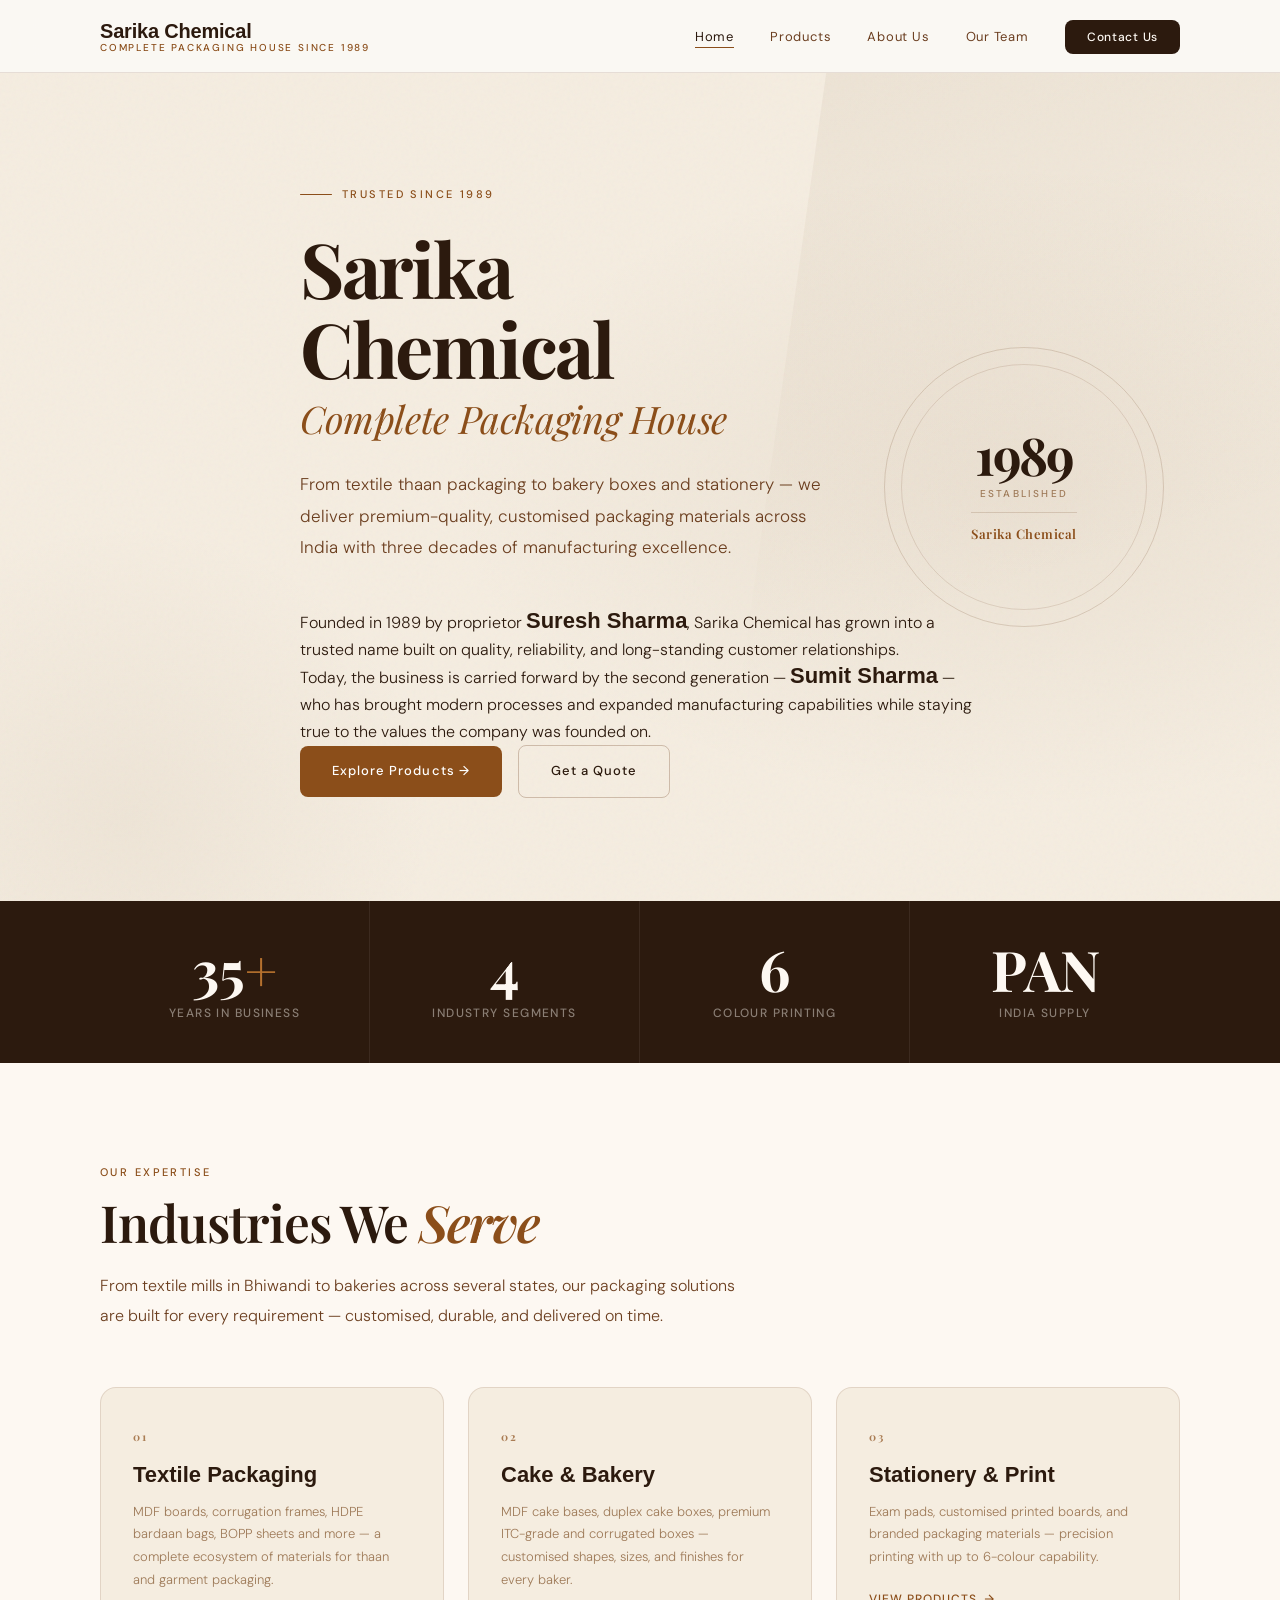
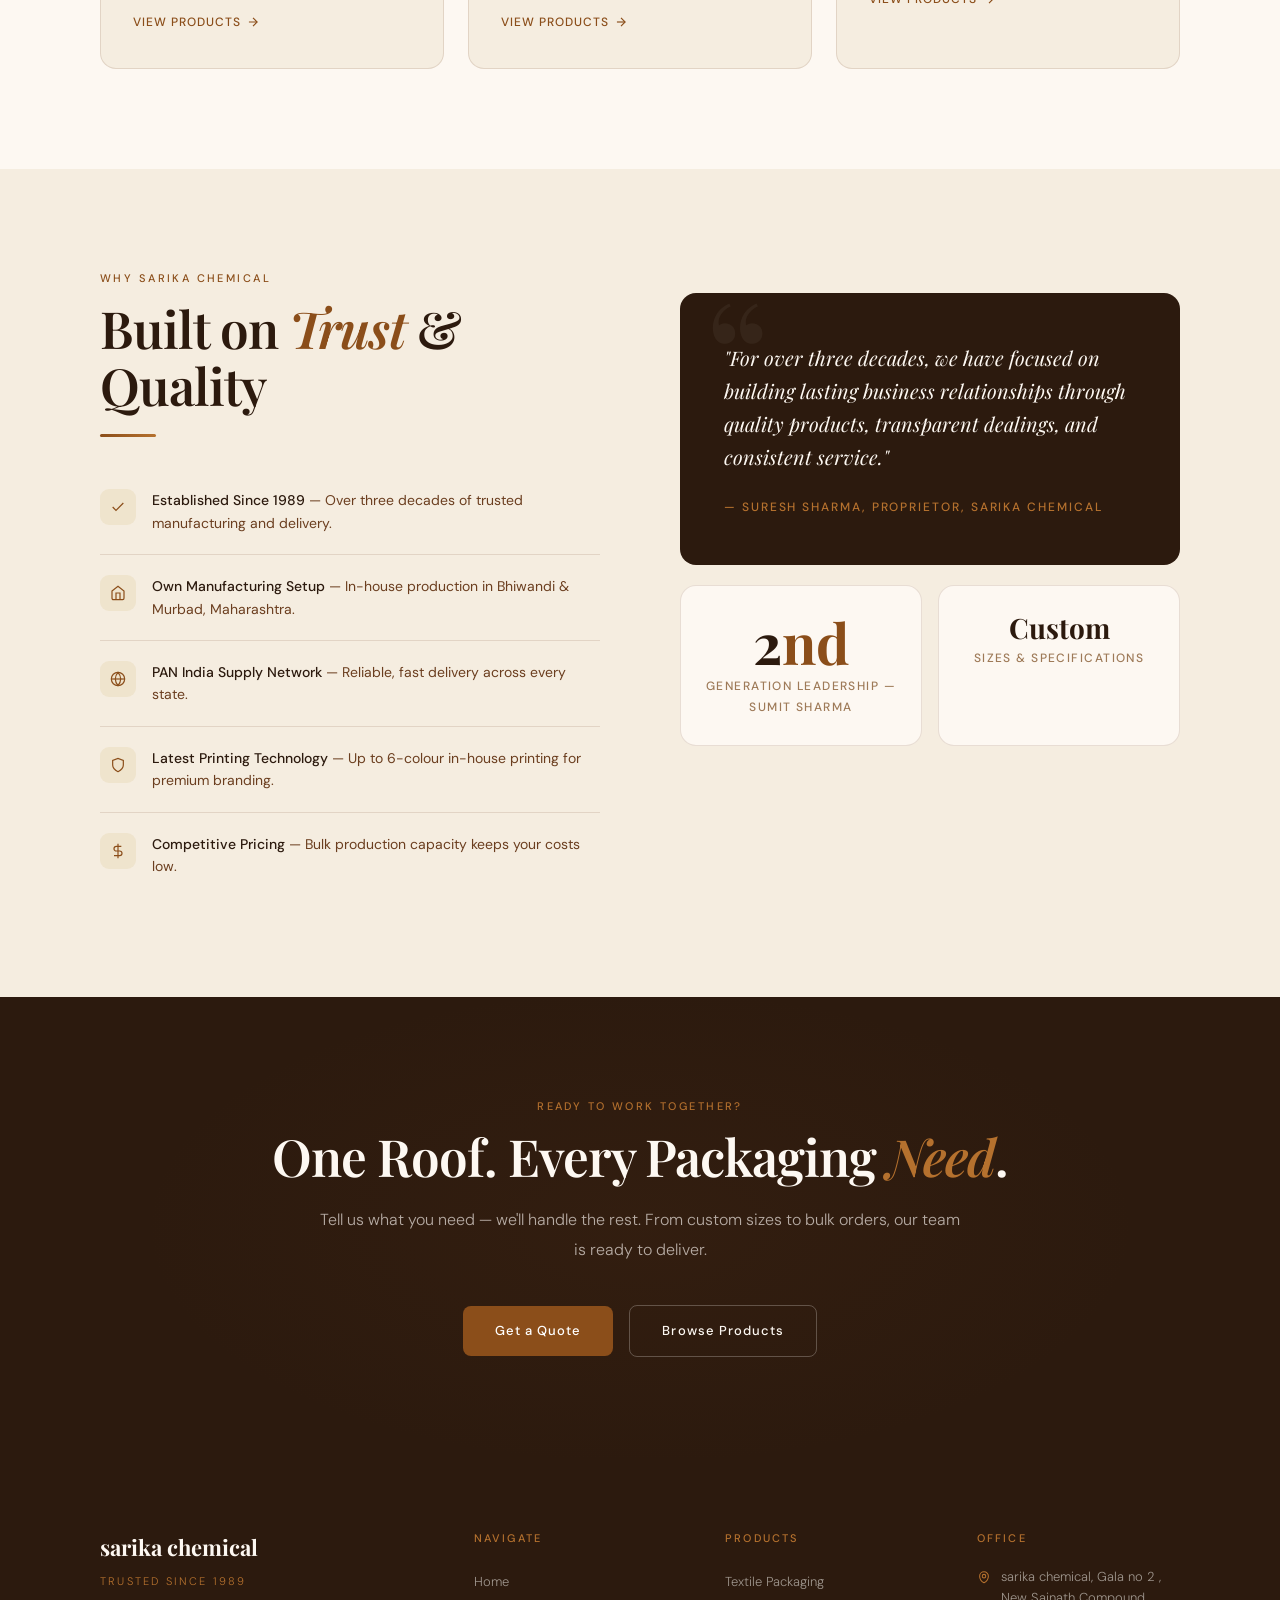
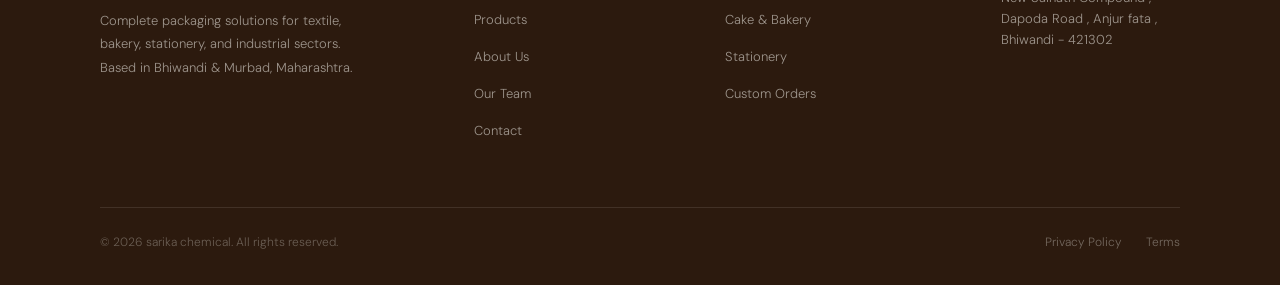
<file: index.html>
<!DOCTYPE html>
<html lang="en">
<head>
  <meta charset="UTF-8" />
  <meta name="viewport" content="width=device-width, initial-scale=1.0" />
  <title>Sarika Chemical — Complete Packaging House Since 1989</title>
  <link rel="stylesheet" href="css/style.css" />
  <link rel="stylesheet" href="css/home.css" />
</head>
<body>

<!-- ══════════════════════════════════════════════════════════
     NAVIGATION
══════════════════════════════════════════════════════════ -->
<nav class="site-nav">
  <div class="container">
    <div class="nav-inner">
      <a href="index.html" class="nav-logo">
        <span class="nav-logo-name">Sarika Chemical</span>
        <span class="nav-logo-tagline">Complete Packaging House Since 1989</span>
        <!-- <img src="images/sps_logo.png" alt="sarika chemical Logo" class="nav-logo-name" /> -->
      </a>
      <ul class="nav-links" id="navLinks">
        <li><a href="index.html" class="active">Home</a></li>
        <li><a href="pages/products.html">Products</a></li>
        <li><a href="pages/about.html">About Us</a></li>
        <li><a href="pages/team.html">Our Team</a></li>
        <li><a href="pages/contact.html" class="nav-cta">Contact Us</a></li>
      </ul>
      <div class="nav-toggle" id="navToggle" onclick="toggleNav()">
        <span></span><span></span><span></span>
      </div>
    </div>
  </div>
</nav>


<!-- ══════════════════════════════════════════════════════════
     HERO
══════════════════════════════════════════════════════════ -->
<section class="hero grain">
  <div class="hero-stripe"></div>
  <div class="container">
    <div class="hero-content">
      <p class="hero-since animate-up">Trusted Since 1989</p>
      <h1 class="hero-title animate-up delay-1">Sarika<br>Chemical</h1>
      <p class="hero-title-sub animate-up delay-2">Complete Packaging House</p>
      <p class="hero-desc animate-up delay-3">
        From textile thaan packaging to bakery boxes and stationery — we deliver
        premium-quality, customised packaging materials across India with three
        decades of manufacturing excellence.
      </p>
      <p>Founded in 1989 by proprietor <span class="industry-name">Suresh Sharma</span>, Sarika Chemical has grown into a trusted name built on quality, reliability, and long-standing customer relationships.<br>
        Today, the business is carried forward by the second generation — <span class="industry-name">Sumit Sharma</span> — who has brought modern processes and expanded manufacturing capabilities while staying true to the values the company was founded on.
      </p>
      <div class="hero-actions animate-up delay-4">
        <a href="pages/products.html" class="btn btn-primary">Explore Products &rarr;</a>
        <a href="pages/contact.html" class="btn btn-outline">Get a Quote</a>
      </div>
    </div>
  </div>
  <!-- Decorative badge -->
  <div class="hero-side">
    <div class="hero-badge">
      <div class="hero-badge-inner">
        <div class="hero-badge-year">1989</div>
        <div class="hero-badge-label">Established</div>
        <div class="hero-badge-name">Sarika Chemical</div>
      </div>
    </div>
  </div>
</section>


<!-- ══════════════════════════════════════════════════════════
     STATS BAR
══════════════════════════════════════════════════════════ -->
<div class="stats-bar">
  <div class="container">
    <div class="stats-inner">
      <div class="stat-cell">
        <div class="stat-num">35<em>+</em></div>
        <div class="stat-label">Years in Business</div>
      </div>
      <div class="stat-cell">
        <div class="stat-num">4</div>
        <div class="stat-label">Industry Segments</div>
      </div>
      <div class="stat-cell">
        <div class="stat-num">6</div>
        <div class="stat-label">Colour Printing</div>
      </div>
      <div class="stat-cell">
        <div class="stat-num">PAN</div>
        <div class="stat-label">India Supply</div>
      </div>
    </div>
  </div>
</div>


<!-- ══════════════════════════════════════════════════════════
     INDUSTRIES WE SERVE
══════════════════════════════════════════════════════════ -->
<section class="section industries-section">
  <div class="container">
    <p class="eyebrow">Our Expertise</p>
    <h2 class="section-title">Industries We <em>Serve</em></h2>
    <p class="section-body">
      From textile mills in Bhiwandi to bakeries across several states, our packaging
      solutions are built for every requirement — customised, durable, and delivered on time.
    </p>

    <div class="industries-grid">

      <!-- Textile -->
      <div class="industry-card">
        <div class="industry-num">01</div>
        <div class="industry-name">Textile Packaging</div>
        <div class="industry-desc">
          MDF boards, corrugation frames, HDPE bardaan bags, BOPP sheets and more —
          a complete ecosystem of materials for thaan and garment packaging.
        </div>
        <a href="pages/products.html" class="industry-link">
          View Products
          <svg width="14" height="14" fill="none" stroke="currentColor" stroke-width="2" viewBox="0 0 24 24"><line x1="5" y1="12" x2="19" y2="12"/><polyline points="12 5 19 12 12 19"/></svg>
        </a>
      </div>

      <!-- Bakery -->
      <div class="industry-card">
        <div class="industry-num">02</div>
        <div class="industry-name">Cake &amp; Bakery</div>
        <div class="industry-desc">
          MDF cake bases, duplex cake boxes, premium ITC-grade and corrugated boxes —
          customised shapes, sizes, and finishes for every baker.
        </div>
        <a href="pages/products.html" class="industry-link">
          View Products
          <svg width="14" height="14" fill="none" stroke="currentColor" stroke-width="2" viewBox="0 0 24 24"><line x1="5" y1="12" x2="19" y2="12"/><polyline points="12 5 19 12 12 19"/></svg>
        </a>
      </div>

      <!-- Stationery -->
      <div class="industry-card">
        <div class="industry-num">03</div>
        <div class="industry-name">Stationery &amp; Print</div>
        <div class="industry-desc">
          Exam pads, customised printed boards, and branded packaging materials —
          precision printing with up to 6-colour capability.
        </div>
        <a href="pages/products.html" class="industry-link">
          View Products
          <svg width="14" height="14" fill="none" stroke="currentColor" stroke-width="2" viewBox="0 0 24 24"><line x1="5" y1="12" x2="19" y2="12"/><polyline points="12 5 19 12 12 19"/></svg>
        </a>
      </div>

    </div>
  </div>
</section>


<!-- ══════════════════════════════════════════════════════════
     WHY CHOOSE US
══════════════════════════════════════════════════════════ -->
<section class="section why-section">
  <div class="container">
    <div class="why-layout">

      <div class="why-left">
        <p class="eyebrow">Why sarika chemical</p>
        <h2 class="section-title">Built on <em>Trust</em> &amp; Quality</h2>
        <hr class="gold-rule">
        <div class="why-list">
          <div class="why-item">
            <div class="why-icon">
              <svg fill="none" stroke="currentColor" stroke-width="1.8" viewBox="0 0 24 24"><polyline points="20 6 9 17 4 12"/></svg>
            </div>
            <div class="why-text"><strong>Established Since 1989</strong> — Over three decades of trusted manufacturing and delivery.</div>
          </div>
          <div class="why-item">
            <div class="why-icon">
              <svg fill="none" stroke="currentColor" stroke-width="1.8" viewBox="0 0 24 24"><path d="M3 9l9-7 9 7v11a2 2 0 0 1-2 2H5a2 2 0 0 1-2-2z"/><polyline points="9 22 9 12 15 12 15 22"/></svg>
            </div>
            <div class="why-text"><strong>Own Manufacturing Setup</strong> — In-house production in Bhiwandi &amp; Murbad, Maharashtra.</div>
          </div>
          <div class="why-item">
            <div class="why-icon">
              <svg fill="none" stroke="currentColor" stroke-width="1.8" viewBox="0 0 24 24"><circle cx="12" cy="12" r="10"/><line x1="2" y1="12" x2="22" y2="12"/><path d="M12 2a15.3 15.3 0 0 1 4 10 15.3 15.3 0 0 1-4 10 15.3 15.3 0 0 1-4-10 15.3 15.3 0 0 1 4-10z"/></svg>
            </div>
            <div class="why-text"><strong>PAN India Supply Network</strong> — Reliable, fast delivery across every state.</div>
          </div>
          <div class="why-item">
            <div class="why-icon">
              <svg fill="none" stroke="currentColor" stroke-width="1.8" viewBox="0 0 24 24"><path d="M12 22s8-4 8-10V5l-8-3-8 3v7c0 6 8 10 8 10z"/></svg>
            </div>
            <div class="why-text"><strong>Latest Printing Technology</strong> — Up to 6-colour in-house printing for premium branding.</div>
          </div>
          <div class="why-item">
            <div class="why-icon">
              <svg fill="none" stroke="currentColor" stroke-width="1.8" viewBox="0 0 24 24"><line x1="12" y1="1" x2="12" y2="23"/><path d="M17 5H9.5a3.5 3.5 0 0 0 0 7h5a3.5 3.5 0 0 1 0 7H6"/></svg>
            </div>
            <div class="why-text"><strong>Competitive Pricing</strong> — Bulk production capacity keeps your costs low.</div>
          </div>
        </div>
      </div>

      <div class="why-right">
        <div class="why-quote-block">
          <p class="why-quote-text">
            "For over three decades, we have focused on building lasting business relationships
            through quality products, transparent dealings, and consistent service."
          </p>
          <p class="why-quote-author">— Suresh Sharma, Proprietor, sarika chemical</p>
        </div>
        <div style="display:grid;grid-template-columns:1fr 1fr;gap:16px;margin-top:20px;">
          <div class="card" style="text-align:center;padding:28px 20px;">
            <div class="stat-num">2<em>nd</em></div>
            <div class="stat-label">Generation Leadership — Sumit Sharma</div>
          </div>
          <div class="card" style="text-align:center;padding:28px 20px;">
            <div class="stat-num" style="font-size:28px;">Custom</div>
            <div class="stat-label">Sizes &amp; Specifications</div>
          </div>
        </div>
      </div>

    </div>
  </div>
</section>


<!-- ══════════════════════════════════════════════════════════
     CTA
══════════════════════════════════════════════════════════ -->
<section class="section cta-section">
  <div class="container">
    <p class="eyebrow" style="color:var(--gold-light);">Ready to Work Together?</p>
    <h2 class="section-title">One Roof. Every Packaging <em>Need</em>.</h2>
    <p class="section-body">
      Tell us what you need — we'll handle the rest. From custom sizes to bulk orders,
      our team is ready to deliver.
    </p>
    <div class="cta-buttons">
      <a href="pages/contact.html" class="btn btn-primary">Get a Quote</a>
      <a href="pages/products.html" class="btn btn-outline" style="border-color:rgba(250,248,243,0.25);color:var(--ivory);">Browse Products</a>
    </div>
  </div>
</section>


<!-- ══════════════════════════════════════════════════════════
     FOOTER
══════════════════════════════════════════════════════════ -->
<footer class="site-footer">
  <div class="container">
    <div class="footer-grid">

      <div>
        <div class="footer-brand-name">sarika chemical</div>
        <div class="footer-brand-tag">Trusted Since 1989</div>
        <p class="footer-brand-desc">
          Complete packaging solutions for textile, bakery, stationery, and industrial
          sectors. Based in Bhiwandi &amp; Murbad, Maharashtra.
        </p>
      </div>

      <div>
        <p class="footer-heading">Navigate</p>
        <ul class="footer-links">
          <li><a href="index.html">Home</a></li>
          <li><a href="pages/products.html">Products</a></li>
          <li><a href="pages/about.html">About Us</a></li>
          <li><a href="pages/team.html">Our Team</a></li>
          <li><a href="pages/contact.html">Contact</a></li>
        </ul>
      </div>

      <div>
        <p class="footer-heading">Products</p>
        <ul class="footer-links">
          <li><a href="pages/products.html">Textile Packaging</a></li>
          <li><a href="pages/products.html">Cake &amp; Bakery</a></li>
          <li><a href="pages/products.html">Stationery</a></li>
          <li><a href="pages/products.html">Custom Orders</a></li>
        </ul>
      </div>

      <div>
        <p class="footer-heading">Office</p>
        <div class="footer-contact-item">
          <svg fill="none" stroke="currentColor" stroke-width="1.8" viewBox="0 0 24 24"><path stroke-linecap="round" stroke-linejoin="round" d="M15 10.5a3 3 0 1 1-6 0 3 3 0 0 1 6 0Z"/><path stroke-linecap="round" stroke-linejoin="round" d="M19.5 10.5c0 7.142-7.5 11.25-7.5 11.25S4.5 17.642 4.5 10.5a7.5 7.5 0 1 1 15 0Z"/></svg>
          sarika chemical,
          Gala no 2 , New Sainath Compound , Dapoda Road , Anjur fata , Bhiwandi - 421302 
        </div>
      </div>
    </div>

    <hr class="footer-divider" />

    <div class="footer-bottom">
      <span>&copy; 2026 sarika chemical. All rights reserved.</span>
      <div class="footer-bottom-links">
        <a href="#">Privacy Policy</a>
        <a href="#">Terms</a>
      </div>
    </div>
  </div>
</footer>


<script>
  function toggleNav() {
    document.getElementById('navLinks').classList.toggle('open');
  }
  // Animate on scroll
  const obs = new IntersectionObserver((entries) => {
    entries.forEach(e => {
      if (e.isIntersecting) {
        e.target.style.animationPlayState = 'running';
        obs.unobserve(e.target);
      }
    });
  }, { threshold: 0.12 });
  document.querySelectorAll('.animate-up').forEach(el => {
    el.style.animationPlayState = 'paused';
    obs.observe(el);
  });
</script>

</body>
</html>
</file>
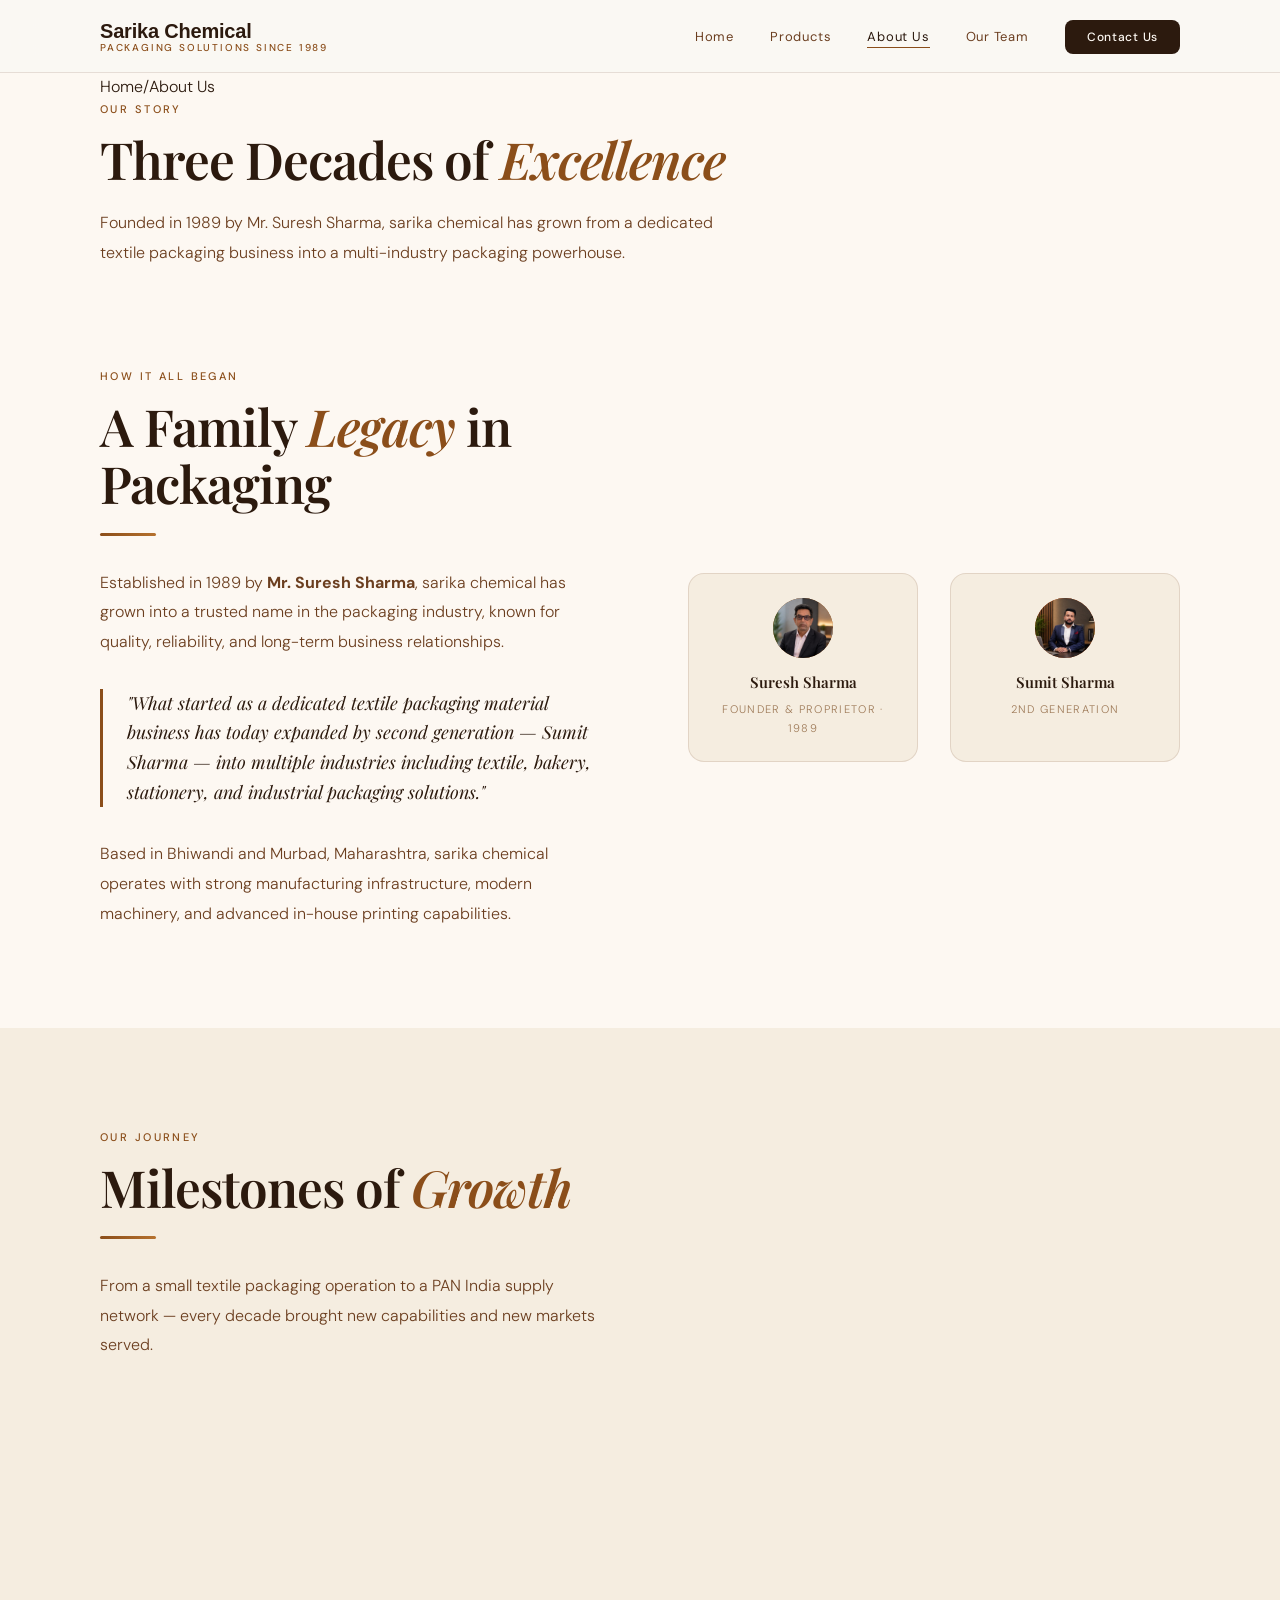
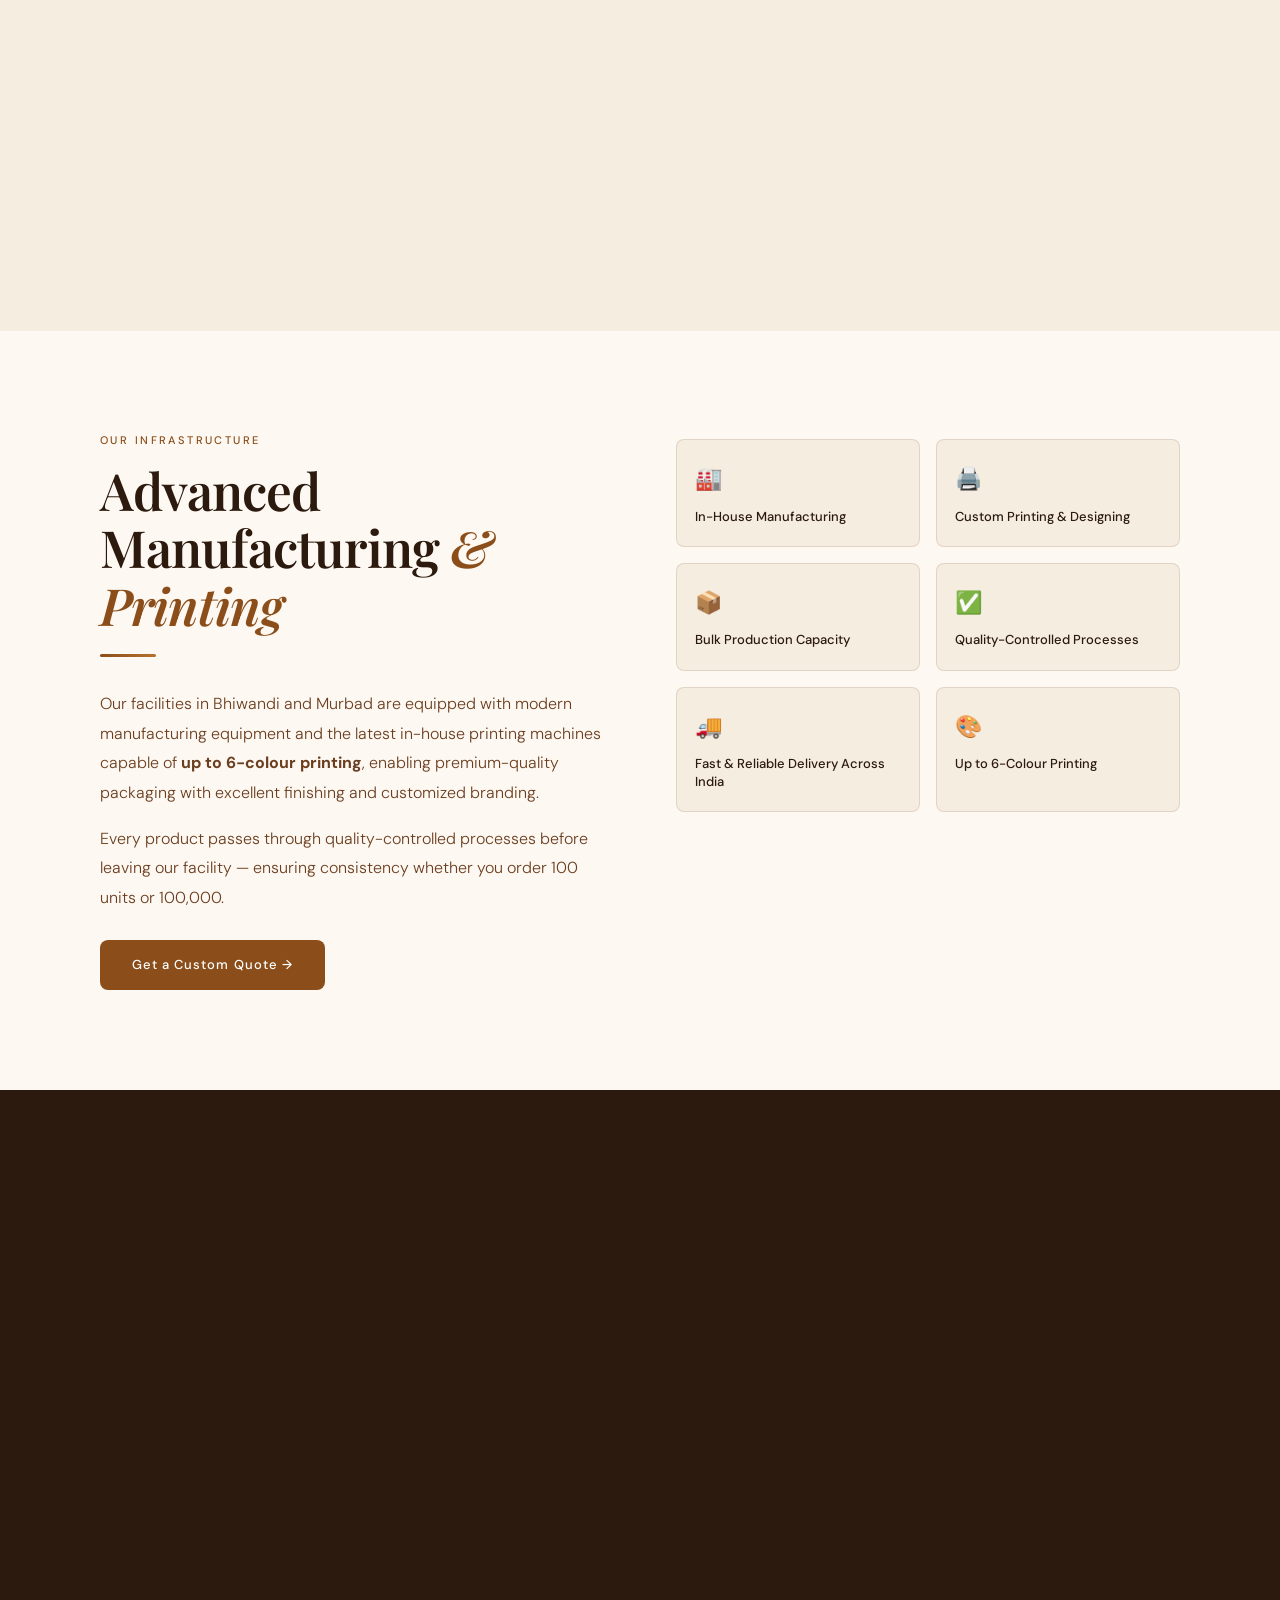
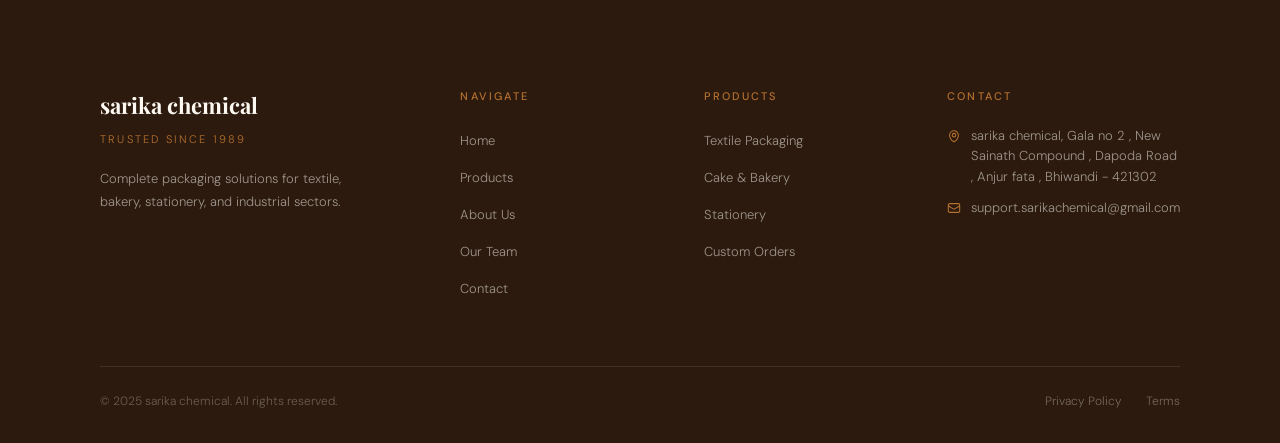
<file: pages/about.html>
<!DOCTYPE html>
<html lang="en">
<head>
  <meta charset="UTF-8" />
  <meta name="viewport" content="width=device-width, initial-scale=1.0" />
  <title>About Us — Sarika Chemical</title>
  <link rel="stylesheet" href="../css/style.css" />
  <link rel="stylesheet" href="../css/about.css" />
</head>
<body>

<!-- NAVIGATION -->
<nav class="site-nav">
  <div class="container">
    <div class="nav-inner">
      <a href="../index.html" class="nav-logo">
        <span class="nav-logo-name">Sarika Chemical</span>
        <span class="nav-logo-tagline">Packaging Solutions Since 1989</span>
      </a>
      <ul class="nav-links" id="navLinks">
        <li><a href="../index.html">Home</a></li>
        <li><a href="products.html">Products</a></li>
        <li><a href="about.html" class="active">About Us</a></li>
        <li><a href="team.html">Our Team</a></li>
        <li><a href="contact.html" class="nav-cta">Contact Us</a></li>
      </ul>
      <div class="nav-toggle" onclick="toggleNav()"><span></span><span></span><span></span></div>
    </div>
  </div>
</nav>

<!-- PAGE HERO -->
<div class="page-hero">
  <div class="container page-hero-inner">
    <div class="page-breadcrumb">
      <a href="../index.html">Home</a><span>/</span><span>About Us</span>
    </div>
    <p class="eyebrow animate-up">Our Story</p>
    <h1 class="section-title animate-up delay-1">Three Decades of <em>Excellence</em></h1>
    <p class="section-body animate-up delay-2">
      Founded in 1989 by Mr. Suresh Sharma, sarika chemical has grown
      from a dedicated textile packaging business into a multi-industry packaging powerhouse.
    </p>
  </div>
</div>

<!-- OUR STORY -->
<section class="section">
  <div class="container">
    <div class="story-layout">
      <div class="story-left">
        <p class="eyebrow">How It All Began</p>
        <h2 class="section-title">A Family <em>Legacy</em> in Packaging</h2>
        <hr class="gold-rule">
        <p class="section-body">
          Established in 1989 by <strong>Mr. Suresh Sharma</strong>,
          sarika chemical has grown into a trusted name in the packaging industry, known for
          quality, reliability, and long-term business relationships.
        </p>
        <blockquote class="story-quote">
          "What started as a dedicated textile packaging material business has today expanded
          by second generation — Sumit Sharma — into multiple industries
          including textile, bakery, stationery, and industrial packaging solutions."
        </blockquote>
        <p class="section-body">
          Based in Bhiwandi and Murbad, Maharashtra, sarika chemical operates with strong
          manufacturing infrastructure, modern machinery, and advanced in-house printing capabilities.
        </p>
      </div>

      <div class="story-right">
        <div class="story-founders">
          <div class="founder-card">
            <div class="founder-avatar">
              <img src="../images/suresh.jpeg" alt="Suresh Sharma" style="width: 100%; height: 100%; object-fit: cover; border-radius: inherit;" />
            </div>
            <div class="founder-name">Suresh Sharma</div>
            <div class="founder-role">Founder &amp; Proprietor · 1989</div>
          </div>
          <div class="founder-card">
            <div class="founder-avatar" style="background:linear-gradient(135deg,var(--rust),#c0622e);">
              <img src="../images/sumit.jpeg" alt="Sumit Sharma" style="width: 100%; height: 100%; object-fit: cover; border-radius: inherit;" /> 
            </div>
            <div class="founder-name">Sumit Sharma</div>
            <div class="founder-role">2nd Generation</div>
          </div>
        </div>
      </div>
    </div>
  </div>
</section>

<!-- TIMELINE -->
<section class="section timeline-section">
  <div class="container">
    <div style="display:grid;grid-template-columns:1fr 1fr;gap:80px;align-items:start;">
      <div>
        <p class="eyebrow">Our Journey</p>
        <h2 class="section-title">Milestones of <em>Growth</em></h2>
        <hr class="gold-rule">
        <p class="section-body">
          From a small textile packaging operation to a PAN India supply network —
          every decade brought new capabilities and new markets served.
        </p>
      </div>
      <div class="timeline">
        <div class="timeline-item">
          <div class="timeline-dot"></div>
          <div class="timeline-year">1989</div>
          <div class="timeline-event">Foundation</div>
          <div class="timeline-detail">sarika chemical established by Suresh Sharma in Maharashtra, focusing on textile packaging materials.</div>
        </div>
        <div class="timeline-item">
          <div class="timeline-dot"></div>
          <div class="timeline-year">1990s</div>
          <div class="timeline-event">Infrastructure Growth</div>
          <div class="timeline-detail">Expanded manufacturing base in Bhiwandi — added machinery for MDF board cutting and HDPE bag production.</div>
        </div>
        <div class="timeline-item">
          <div class="timeline-dot"></div>
          <div class="timeline-year">2000s</div>
          <div class="timeline-event">Bakery &amp; Stationery Expansion</div>
          <div class="timeline-detail">Diversified into cake and bakery packaging, and stationery products, reaching new customer segments.</div>
        </div>
        <div class="timeline-item">
          <div class="timeline-dot"></div>
          <div class="timeline-year">2010s</div>
          <div class="timeline-event">Second Generation Leadership</div>
          <div class="timeline-detail">Sumit Sharma joined the business, bringing modern processes and expanded printing capabilities.</div>
        </div>
        <div class="timeline-item">
          <div class="timeline-dot"></div>
          <div class="timeline-year">Today</div>
          <div class="timeline-event">PAN India &amp; 6-Colour Printing</div>
          <div class="timeline-detail">Full in-house 6-colour printing, bulk production capacity, and supply network spanning all of India.</div>
        </div>
      </div>
    </div>
  </div>
</section>

<!-- MANUFACTURING -->
<section class="section manufacturing-section">
  <div class="container">
    <div class="mfg-layout">
      <div>
        <p class="eyebrow">Our Infrastructure</p>
        <h2 class="section-title">Advanced Manufacturing <em>&amp; Printing</em></h2>
        <hr class="gold-rule">
        <p class="section-body">
          Our facilities in Bhiwandi and Murbad are equipped with modern manufacturing
          equipment and the latest in-house printing machines capable of <strong>up to 6-colour printing</strong>,
          enabling premium-quality packaging with excellent finishing and customized branding.
        </p>
        <p class="section-body" style="margin-top:16px;">
          Every product passes through quality-controlled processes before leaving our facility —
          ensuring consistency whether you order 100 units or 100,000.
        </p>
        <a href="contact.html" class="btn btn-primary" style="margin-top:28px;display:inline-flex;">Get a Custom Quote &rarr;</a>
      </div>
      <div>
        <div class="mfg-capabilities">
          <div class="mfg-cap-card">
            <div class="mfg-cap-icon">🏭</div>
            <div class="mfg-cap-label">In-House Manufacturing</div>
          </div>
          <div class="mfg-cap-card">
            <div class="mfg-cap-icon">🖨️</div>
            <div class="mfg-cap-label">Custom Printing &amp; Designing</div>
          </div>
          <div class="mfg-cap-card">
            <div class="mfg-cap-icon">📦</div>
            <div class="mfg-cap-label">Bulk Production Capacity</div>
          </div>
          <div class="mfg-cap-card">
            <div class="mfg-cap-icon">✅</div>
            <div class="mfg-cap-label">Quality-Controlled Processes</div>
          </div>
          <div class="mfg-cap-card">
            <div class="mfg-cap-icon">🚚</div>
            <div class="mfg-cap-label">Fast &amp; Reliable Delivery Across India</div>
          </div>
          <div class="mfg-cap-card">
            <div class="mfg-cap-icon">🎨</div>
            <div class="mfg-cap-label">Up to 6-Colour Printing</div>
          </div>
        </div>
      </div>
    </div>
  </div>
</section>

<!-- VISION & MISSION -->
<section class="section-sm vision-mission-section">
  <div class="container">
    <div class="vm-grid">
      <div class="vm-card">
        <div class="vm-tag">Our Vision</div>
        <div class="vm-title">Where We're<br>Going</div>
        <p class="vm-body">
          To become one of India's most trusted and innovative packaging solution providers
          across textile, bakery, stationery, and industrial sectors — setting the standard
          for quality and customisation.
        </p>
      </div>
      <div class="vm-card">
        <div class="vm-tag">Our Mission</div>
        <div class="vm-title">How We<br>Get There</div>
        <p class="vm-body">
          To deliver premium-quality packaging materials through advanced manufacturing,
          ethical business practices, and customer-focused service — while continuously
          evolving with industry needs.
        </p>
      </div>
    </div>
  </div>
</section>

<!-- FOOTER -->
<footer class="site-footer">
  <div class="container">
    <div class="footer-grid">
      <div>
        <div class="footer-brand-name">sarika chemical</div>
        <div class="footer-brand-tag">Trusted Since 1989</div>
        <p class="footer-brand-desc">Complete packaging solutions for textile, bakery, stationery, and industrial sectors.</p>
      </div>
      <div>
        <p class="footer-heading">Navigate</p>
        <ul class="footer-links">
          <li><a href="../index.html">Home</a></li>
          <li><a href="products.html">Products</a></li>
          <li><a href="about.html">About Us</a></li>
        <li><a href="team.html">Our Team</a></li>
          <li><a href="contact.html">Contact</a></li>
        </ul>
      </div>
      <div>
        <p class="footer-heading">Products</p>
        <ul class="footer-links">
          <li><a href="products.html">Textile Packaging</a></li>
          <li><a href="products.html">Cake &amp; Bakery</a></li>
          <li><a href="products.html">Stationery</a></li>
          <li><a href="products.html">Custom Orders</a></li>
        </ul>
      </div>
      <div>
        <p class="footer-heading">Contact</p>
        <div class="footer-contact-item">
          <svg fill="none" stroke="currentColor" stroke-width="1.8" viewBox="0 0 24 24" width="14" height="14"><path stroke-linecap="round" stroke-linejoin="round" d="M15 10.5a3 3 0 1 1-6 0 3 3 0 0 1 6 0Z"/><path stroke-linecap="round" stroke-linejoin="round" d="M19.5 10.5c0 7.142-7.5 11.25-7.5 11.25S4.5 17.642 4.5 10.5a7.5 7.5 0 1 1 15 0Z"/></svg>
          sarika chemical,
          Gala no 2 , New Sainath Compound , Dapoda Road , Anjur fata , Bhiwandi - 421302 
        </div>
        <div class="footer-contact-item">
          <svg fill="none" stroke="currentColor" stroke-width="1.8" viewBox="0 0 24 24" width="14" height="14"><path stroke-linecap="round" stroke-linejoin="round" d="M21.75 6.75v10.5a2.25 2.25 0 0 1-2.25 2.25h-15a2.25 2.25 0 0 1-2.25-2.25V6.75m19.5 0A2.25 2.25 0 0 0 19.5 4.5h-15a2.25 2.25 0 0 0-2.25 2.25m19.5 0v.243a2.25 2.25 0 0 1-1.07 1.916l-7.5 4.615a2.25 2.25 0 0 1-2.36 0L3.32 8.91a2.25 2.25 0 0 1-1.07-1.916V6.75"/></svg>
          support.sarikachemical@gmail.com
        </div>
      </div>
    </div>
    <hr class="footer-divider" />
    <div class="footer-bottom">
      <span>&copy; 2025 sarika chemical. All rights reserved.</span>
      <div class="footer-bottom-links"><a href="#">Privacy Policy</a><a href="#">Terms</a></div>
    </div>
  </div>
</footer>

<script>
  function toggleNav() { document.getElementById('navLinks').classList.toggle('open'); }
</script>
</body>
</html>
</file>
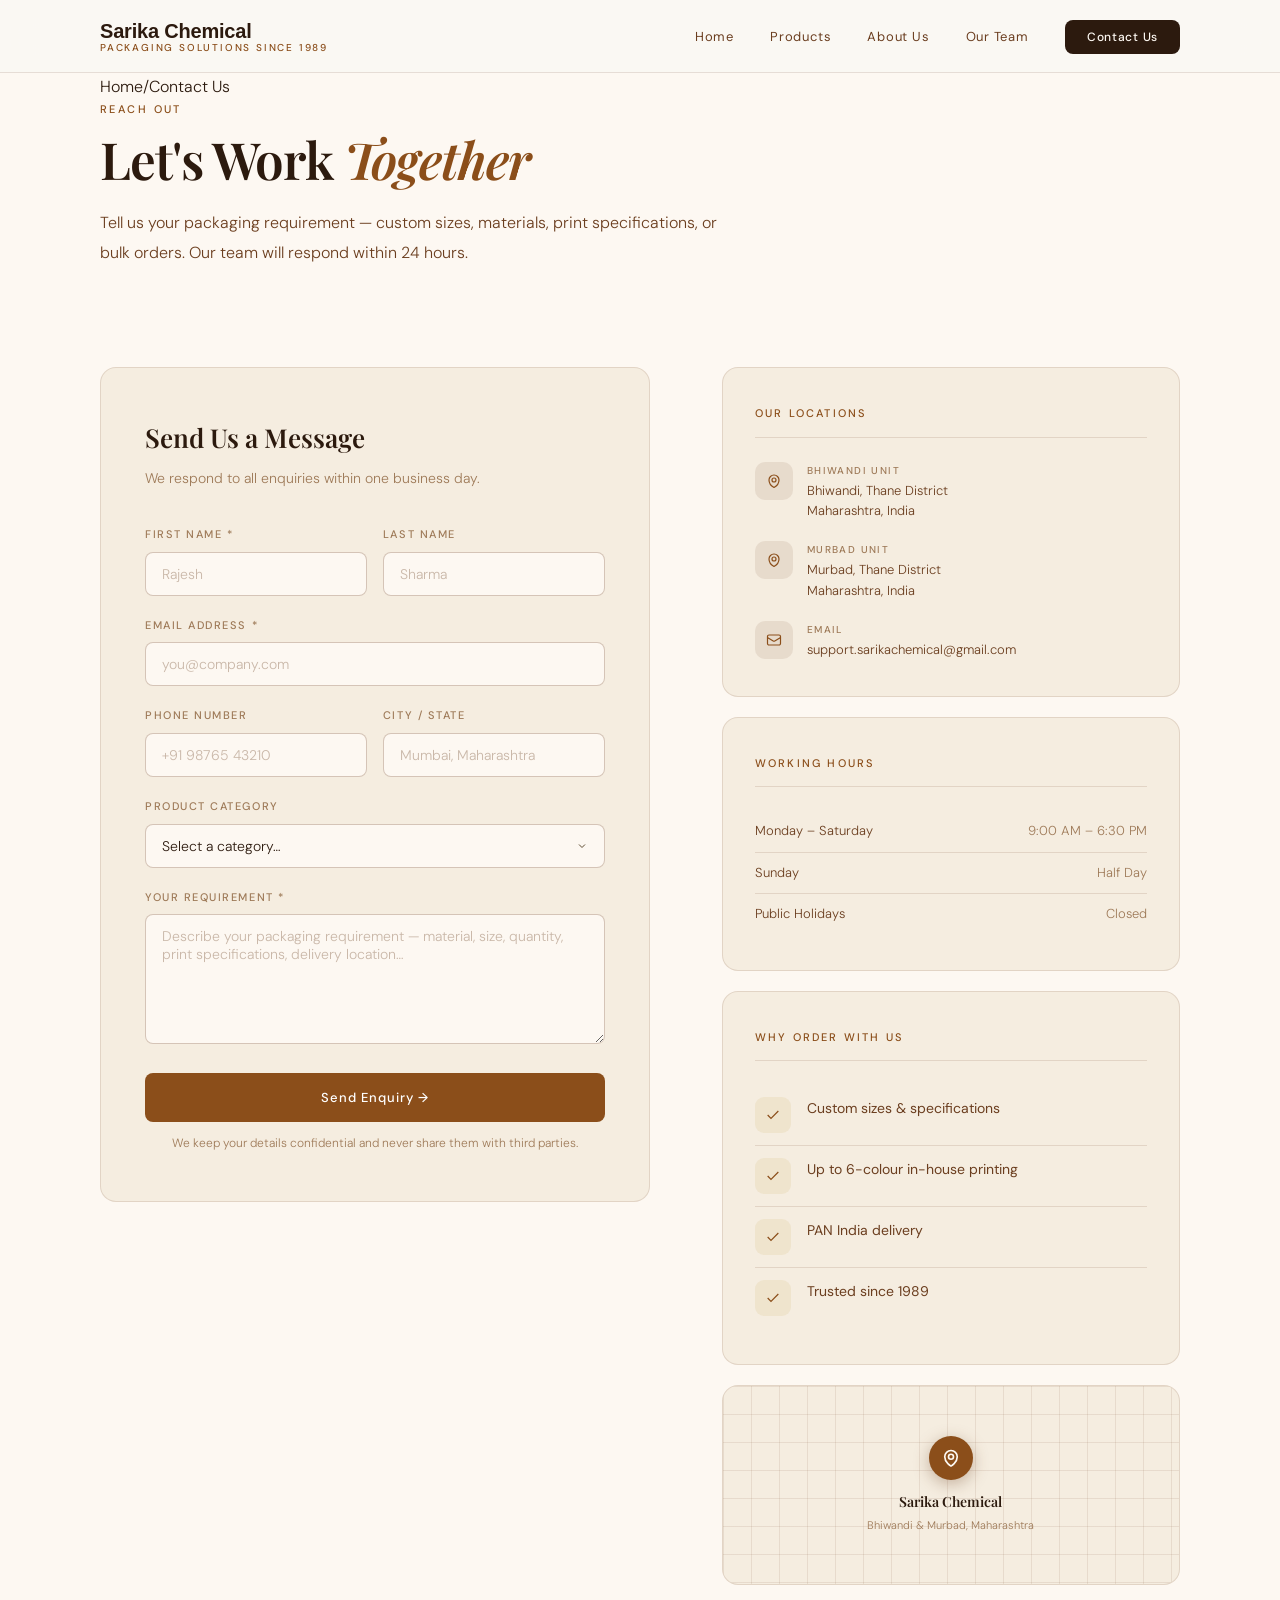
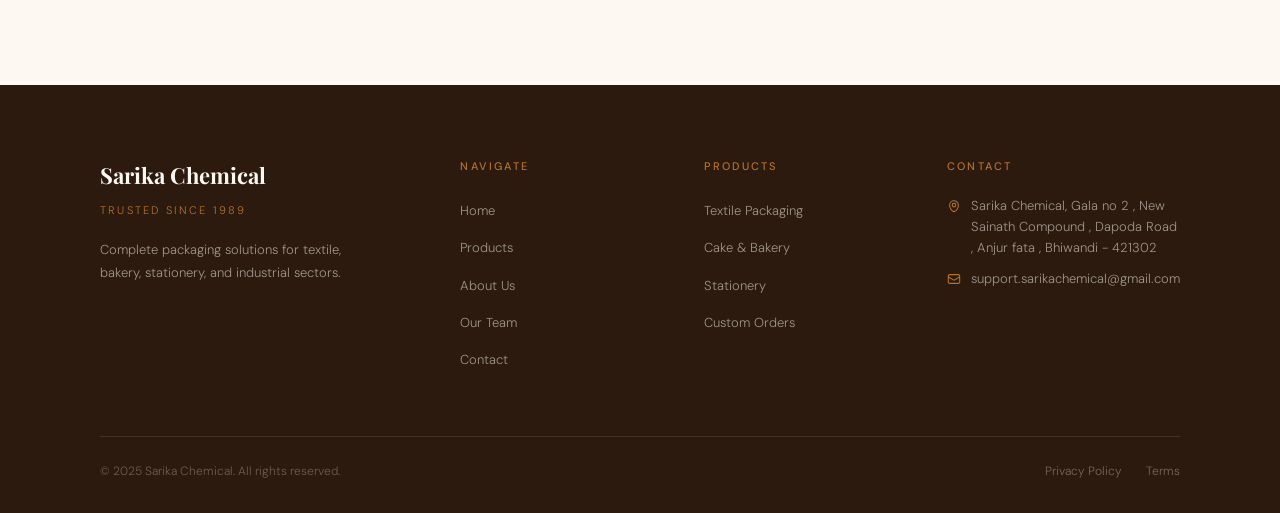
<file: pages/contact.html>
<!DOCTYPE html>
<html lang="en">
<head>
  <meta charset="UTF-8" />
  <meta name="viewport" content="width=device-width, initial-scale=1.0" />
  <title>Contact Us — Sarika Chemical</title>
  <link rel="stylesheet" href="../css/style.css" />
  <link rel="stylesheet" href="../css/contact.css" />
</head>
<body>

<!-- NAVIGATION -->
<nav class="site-nav">
  <div class="container">
    <div class="nav-inner">
      <a href="../index.html" class="nav-logo">
        <span class="nav-logo-name">Sarika Chemical</span>
        <span class="nav-logo-tagline">Packaging Solutions Since 1989</span>
      </a>
      <ul class="nav-links" id="navLinks">
        <li><a href="../index.html">Home</a></li>
        <li><a href="products.html">Products</a></li>
        <li><a href="about.html">About Us</a></li>
        <li><a href="team.html">Our Team</a></li>
        <li><a href="contact.html" class="active nav-cta">Contact Us</a></li>
      </ul>
      <div class="nav-toggle" onclick="toggleNav()"><span></span><span></span><span></span></div>
    </div>
  </div>
</nav>

<!-- PAGE HERO -->
<div class="page-hero">
  <div class="container page-hero-inner">
    <div class="page-breadcrumb">
      <a href="../index.html">Home</a><span>/</span><span>Contact Us</span>
    </div>
    <p class="eyebrow animate-up">Reach Out</p>
    <h1 class="section-title animate-up delay-1">Let's Work <em>Together</em></h1>
    <p class="section-body animate-up delay-2">
      Tell us your packaging requirement — custom sizes, materials, print specifications,
      or bulk orders. Our team will respond within 24 hours.
    </p>
  </div>
</div>

<!-- CONTACT CONTENT -->
<section class="section">
  <div class="container">
    <div class="contact-layout">

      <!-- FORM -->
      <div>
        <div class="contact-form-wrap">
          <div class="form-title">Send Us a Message</div>
          <div class="form-subtitle">We respond to all enquiries within one business day.</div>

          <form id="contactForm" onsubmit="handleSubmit(event)" novalidate>

            <div class="form-row">
              <div class="form-group">
                <label class="form-label" for="firstName">First Name *</label>
                <input type="text" id="firstName" name="First Name" class="form-control" placeholder="Rajesh" required />
              </div>
              <div class="form-group">
                <label class="form-label" for="lastName">Last Name</label>
                <input type="text" id="lastName" name="Last Name" class="form-control" placeholder="Sharma" />
              </div>
            </div>

            <div class="form-group">
              <label class="form-label" for="email">Email Address *</label>
              <input type="email" id="email" name="Email" class="form-control" placeholder="you@company.com" required />
            </div>

            <div class="form-row">
              <div class="form-group">
                <label class="form-label" for="phone">Phone Number</label>
                <input type="tel" id="phone" name="Phone Number" class="form-control" placeholder="+91 98765 43210" />
              </div>
              <div class="form-group">
                <label class="form-label" for="city">City / State</label>
                <input type="text" id="city" name="City / State" class="form-control" placeholder="Mumbai, Maharashtra" />
              </div>
            </div>

            <div class="form-group">
              <label class="form-label" for="category">Product Category</label>
              <select id="category" name="Product Category" class="form-control">
                <option value="" disabled selected>Select a category…</option>
                <option>Textile Packaging</option>
                <option>Cake &amp; Bakery Packaging</option>
                <option>Stationery Products</option>
                <option>Custom / Industrial Packaging</option>
                <option>Printing &amp; Branding</option>
                <option>Other Enquiry</option>
              </select>
            </div>

            <div class="form-group">
              <label class="form-label" for="message">Your Requirement *</label>
              <textarea id="message" name="Requirement" class="form-control" placeholder="Describe your packaging requirement — material, size, quantity, print specifications, delivery location…" required></textarea>
            </div>

            <div class="form-submit">
              <button type="submit" id="submitBtn" class="btn btn-primary">Send Enquiry &rarr;</button>
            </div>

            <p class="form-note">We keep your details confidential and never share them with third parties.</p>

            <div class="form-success" id="formSuccess">
              ✓ Thank you! Your enquiry has been received. We'll be in touch within 24 hours.
            </div>

          </form>
        </div>
      </div>

      <!-- SIDEBAR -->
      <div class="contact-sidebar">

        <!-- Locations -->
        <div class="contact-info-card">
          <div class="contact-info-title">Our Locations</div>

          <div class="contact-info-item">
            <div class="contact-info-icon">
              <svg fill="none" stroke="currentColor" stroke-width="1.8" viewBox="0 0 24 24"><path stroke-linecap="round" stroke-linejoin="round" d="M15 10.5a3 3 0 1 1-6 0 3 3 0 0 1 6 0Z"/><path stroke-linecap="round" stroke-linejoin="round" d="M19.5 10.5c0 7.142-7.5 11.25-7.5 11.25S4.5 17.642 4.5 10.5a7.5 7.5 0 1 1 15 0Z"/></svg>
            </div>
            <div>
              <div class="contact-info-label">Bhiwandi Unit</div>
              <div class="contact-info-value">Bhiwandi, Thane District<br>Maharashtra, India</div>
            </div>
          </div>

          <div class="contact-info-item">
            <div class="contact-info-icon">
              <svg fill="none" stroke="currentColor" stroke-width="1.8" viewBox="0 0 24 24"><path stroke-linecap="round" stroke-linejoin="round" d="M15 10.5a3 3 0 1 1-6 0 3 3 0 0 1 6 0Z"/><path stroke-linecap="round" stroke-linejoin="round" d="M19.5 10.5c0 7.142-7.5 11.25-7.5 11.25S4.5 17.642 4.5 10.5a7.5 7.5 0 1 1 15 0Z"/></svg>
            </div>
            <div>
              <div class="contact-info-label">Murbad Unit</div>
              <div class="contact-info-value">Murbad, Thane District<br>Maharashtra, India</div>
            </div>
          </div>

          <div class="contact-info-item">
            <div class="contact-info-icon">
              <svg fill="none" stroke="currentColor" stroke-width="1.8" viewBox="0 0 24 24"><path stroke-linecap="round" stroke-linejoin="round" d="M21.75 6.75v10.5a2.25 2.25 0 0 1-2.25 2.25h-15a2.25 2.25 0 0 1-2.25-2.25V6.75m19.5 0A2.25 2.25 0 0 0 19.5 4.5h-15a2.25 2.25 0 0 0-2.25 2.25m19.5 0v.243a2.25 2.25 0 0 1-1.07 1.916l-7.5 4.615a2.25 2.25 0 0 1-2.36 0L3.32 8.91a2.25 2.25 0 0 1-1.07-1.916V6.75"/></svg>
            </div>
            <div>
              <div class="contact-info-label">Email</div>
              <div class="contact-info-value">support.sarikachemical@gmail.com</div>
            </div>
          </div>

        </div>

        <!-- Hours -->
        <div class="contact-info-card">
          <div class="contact-info-title">Working Hours</div>
          <div class="hours-row"><span>Monday – Saturday</span><span>9:00 AM – 6:30 PM</span></div>
          <div class="hours-row"><span>Sunday</span><span>Half Day</span></div>
          <div class="hours-row"><span>Public Holidays</span><span>Closed</span></div>
        </div>

        <!-- Why us quick hits -->
        <div class="contact-info-card">
          <div class="contact-info-title">Why Order With Us</div>
          <div class="why-item" style="padding:12px 0;">
            <div class="why-icon"><svg fill="none" stroke="currentColor" stroke-width="1.8" viewBox="0 0 24 24" width="16" height="16"><polyline points="20 6 9 17 4 12"/></svg></div>
            <div class="why-text">Custom sizes &amp; specifications</div>
          </div>
          <div class="why-item" style="padding:12px 0;">
            <div class="why-icon"><svg fill="none" stroke="currentColor" stroke-width="1.8" viewBox="0 0 24 24" width="16" height="16"><polyline points="20 6 9 17 4 12"/></svg></div>
            <div class="why-text">Up to 6-colour in-house printing</div>
          </div>
          <div class="why-item" style="padding:12px 0;">
            <div class="why-icon"><svg fill="none" stroke="currentColor" stroke-width="1.8" viewBox="0 0 24 24" width="16" height="16"><polyline points="20 6 9 17 4 12"/></svg></div>
            <div class="why-text">PAN India delivery</div>
          </div>
          <div class="why-item" style="padding:12px 0;border-bottom:none;">
            <div class="why-icon"><svg fill="none" stroke="currentColor" stroke-width="1.8" viewBox="0 0 24 24" width="16" height="16"><polyline points="20 6 9 17 4 12"/></svg></div>
            <div class="why-text">Trusted since 1989</div>
          </div>
        </div>

        <!-- Map placeholder -->
        <div class="map-placeholder">
          <div class="map-grid-bg"></div>
          <div class="map-pin-wrap">
            <div class="map-pin-icon">
              <svg fill="none" stroke="currentColor" stroke-width="2" viewBox="0 0 24 24"><path stroke-linecap="round" stroke-linejoin="round" d="M15 10.5a3 3 0 1 1-6 0 3 3 0 0 1 6 0Z"/><path stroke-linecap="round" stroke-linejoin="round" d="M19.5 10.5c0 7.142-7.5 11.25-7.5 11.25S4.5 17.642 4.5 10.5a7.5 7.5 0 1 1 15 0Z"/></svg>
            </div>
            <div class="map-pin-label">Sarika Chemical</div>
            <div class="map-pin-sub">Bhiwandi &amp; Murbad, Maharashtra</div>
          </div>
        </div>

      </div>
    </div>
  </div>
</section>

<!-- FOOTER -->
<footer class="site-footer">
  <div class="container">
    <div class="footer-grid">
      <div>
        <div class="footer-brand-name">Sarika Chemical</div>
        <div class="footer-brand-tag">Trusted Since 1989</div>
        <p class="footer-brand-desc">Complete packaging solutions for textile, bakery, stationery, and industrial sectors.</p>
      </div>
      <div>
        <p class="footer-heading">Navigate</p>
        <ul class="footer-links">
          <li><a href="../index.html">Home</a></li>
          <li><a href="products.html">Products</a></li>
          <li><a href="about.html">About Us</a></li>
        <li><a href="team.html">Our Team</a></li>
          <li><a href="contact.html">Contact</a></li>
        </ul>
      </div>
      <div>
        <p class="footer-heading">Products</p>
        <ul class="footer-links">
          <li><a href="products.html">Textile Packaging</a></li>
          <li><a href="products.html">Cake &amp; Bakery</a></li>
          <li><a href="products.html">Stationery</a></li>
          <li><a href="products.html">Custom Orders</a></li>
        </ul>
      </div>
      <div>
        <p class="footer-heading">Contact</p>
        <div class="footer-contact-item">
          <svg fill="none" stroke="currentColor" stroke-width="1.8" viewBox="0 0 24 24" width="14" height="14"><path stroke-linecap="round" stroke-linejoin="round" d="M15 10.5a3 3 0 1 1-6 0 3 3 0 0 1 6 0Z"/><path stroke-linecap="round" stroke-linejoin="round" d="M19.5 10.5c0 7.142-7.5 11.25-7.5 11.25S4.5 17.642 4.5 10.5a7.5 7.5 0 1 1 15 0Z"/></svg>
          Sarika Chemical,
          Gala no 2 , New Sainath Compound , Dapoda Road , Anjur fata , Bhiwandi - 421302 
        </div>
        <div class="footer-contact-item">
          <svg fill="none" stroke="currentColor" stroke-width="1.8" viewBox="0 0 24 24" width="14" height="14"><path stroke-linecap="round" stroke-linejoin="round" d="M21.75 6.75v10.5a2.25 2.25 0 0 1-2.25 2.25h-15a2.25 2.25 0 0 1-2.25-2.25V6.75m19.5 0A2.25 2.25 0 0 0 19.5 4.5h-15a2.25 2.25 0 0 0-2.25 2.25m19.5 0v.243a2.25 2.25 0 0 1-1.07 1.916l-7.5 4.615a2.25 2.25 0 0 1-2.36 0L3.32 8.91a2.25 2.25 0 0 1-1.07-1.916V6.75"/></svg>
          support.sarikachemical@gmail.com
        </div>
      </div>
    </div>
    <hr class="footer-divider" />
    <div class="footer-bottom">
      <span>&copy; 2025 Sarika Chemical. All rights reserved.</span>
      <div class="footer-bottom-links"><a href="#">Privacy Policy</a><a href="#">Terms</a></div>
    </div>
  </div>
</footer>

<script>
  function toggleNav() { document.getElementById('navLinks').classList.toggle('open'); }

  async function handleSubmit(e) {
    e.preventDefault();

    const first = document.getElementById('firstName').value.trim();
    const email = document.getElementById('email').value.trim();
    const msg   = document.getElementById('message').value.trim();

    if (!first || !email || !msg) {
      [['firstName','First Name'],['email','Email'],['message','Message']].forEach(([id, label]) => {
        const el = document.getElementById(id);
        if (!el.value.trim()) {
          el.style.borderColor = 'var(--rust)';
          el.placeholder = label + ' is required';
          setTimeout(() => { el.style.borderColor = ''; }, 3000);
        }
      });
      return;
    }

    const form = document.getElementById('contactForm');
    const submitBtn = document.getElementById('submitBtn');
    const success = document.getElementById('formSuccess');

    // UI state while submitting
    submitBtn.disabled = true;
    submitBtn.innerText = "Sending...";

    const formData = new FormData(form);

    try {
      const response = await fetch("https://formsubmit.co/ajax/support.sarikachemical@gmail.com", {
        method: "POST",
        body: formData,
        headers: {
          'Accept': 'application/json'
        }
      });

      if (response.ok) {
        // Disable input fields
        form.querySelectorAll('input,select,textarea').forEach(el => el.disabled = true);
        
        // Hide or update the submit button state on success
        submitBtn.style.display = 'none'; // Hides the button once sent
        
        // Show success message
        success.classList.add('show');
        success.scrollIntoView({ behavior: 'smooth', block: 'nearest' });
      } else {
        alert("Submission failed. Please check your connection or try again.");
        submitBtn.disabled = false;
        submitBtn.innerHTML = "Send Enquiry &rarr;";
      }
    } catch (err) {
      alert("Network error. Please try again.");
      submitBtn.disabled = false;
      submitBtn.innerHTML = "Send Enquiry &rarr;";
    }
  }
</script>

</body>
</html>
</file>
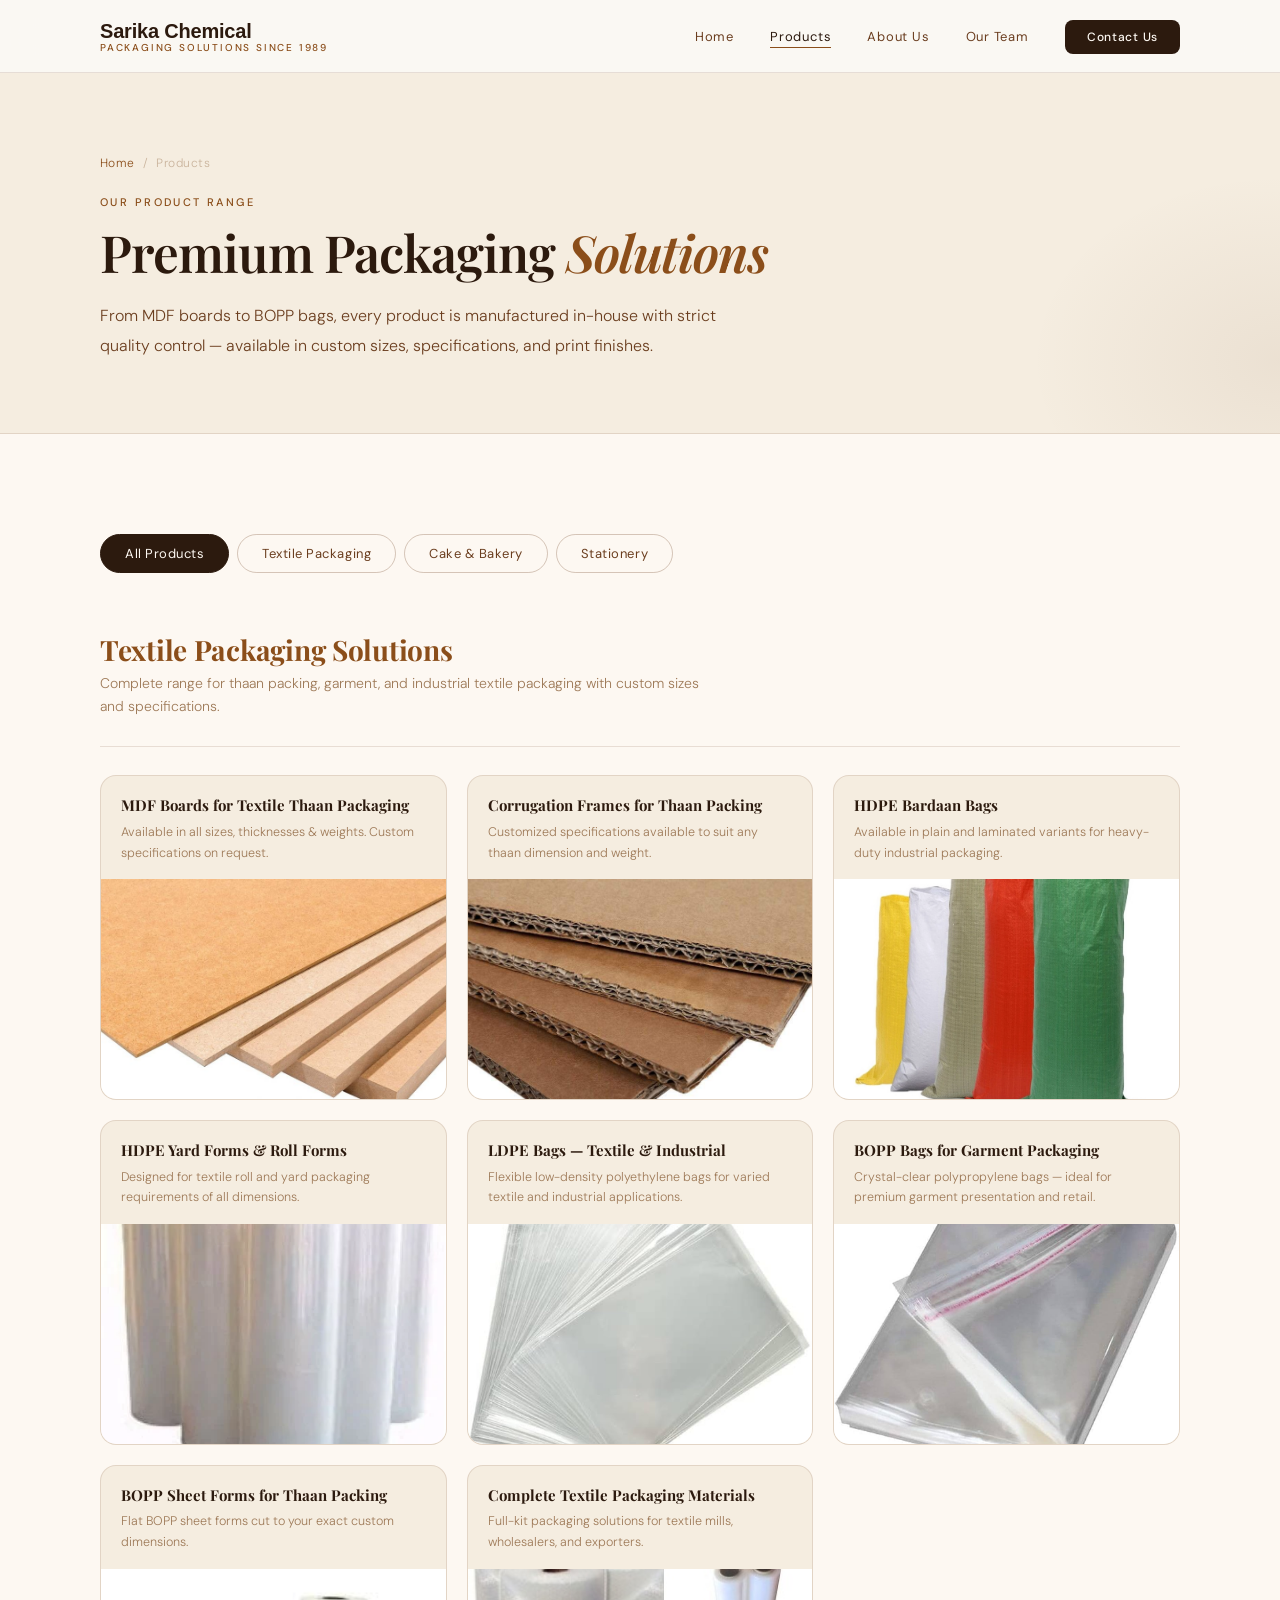
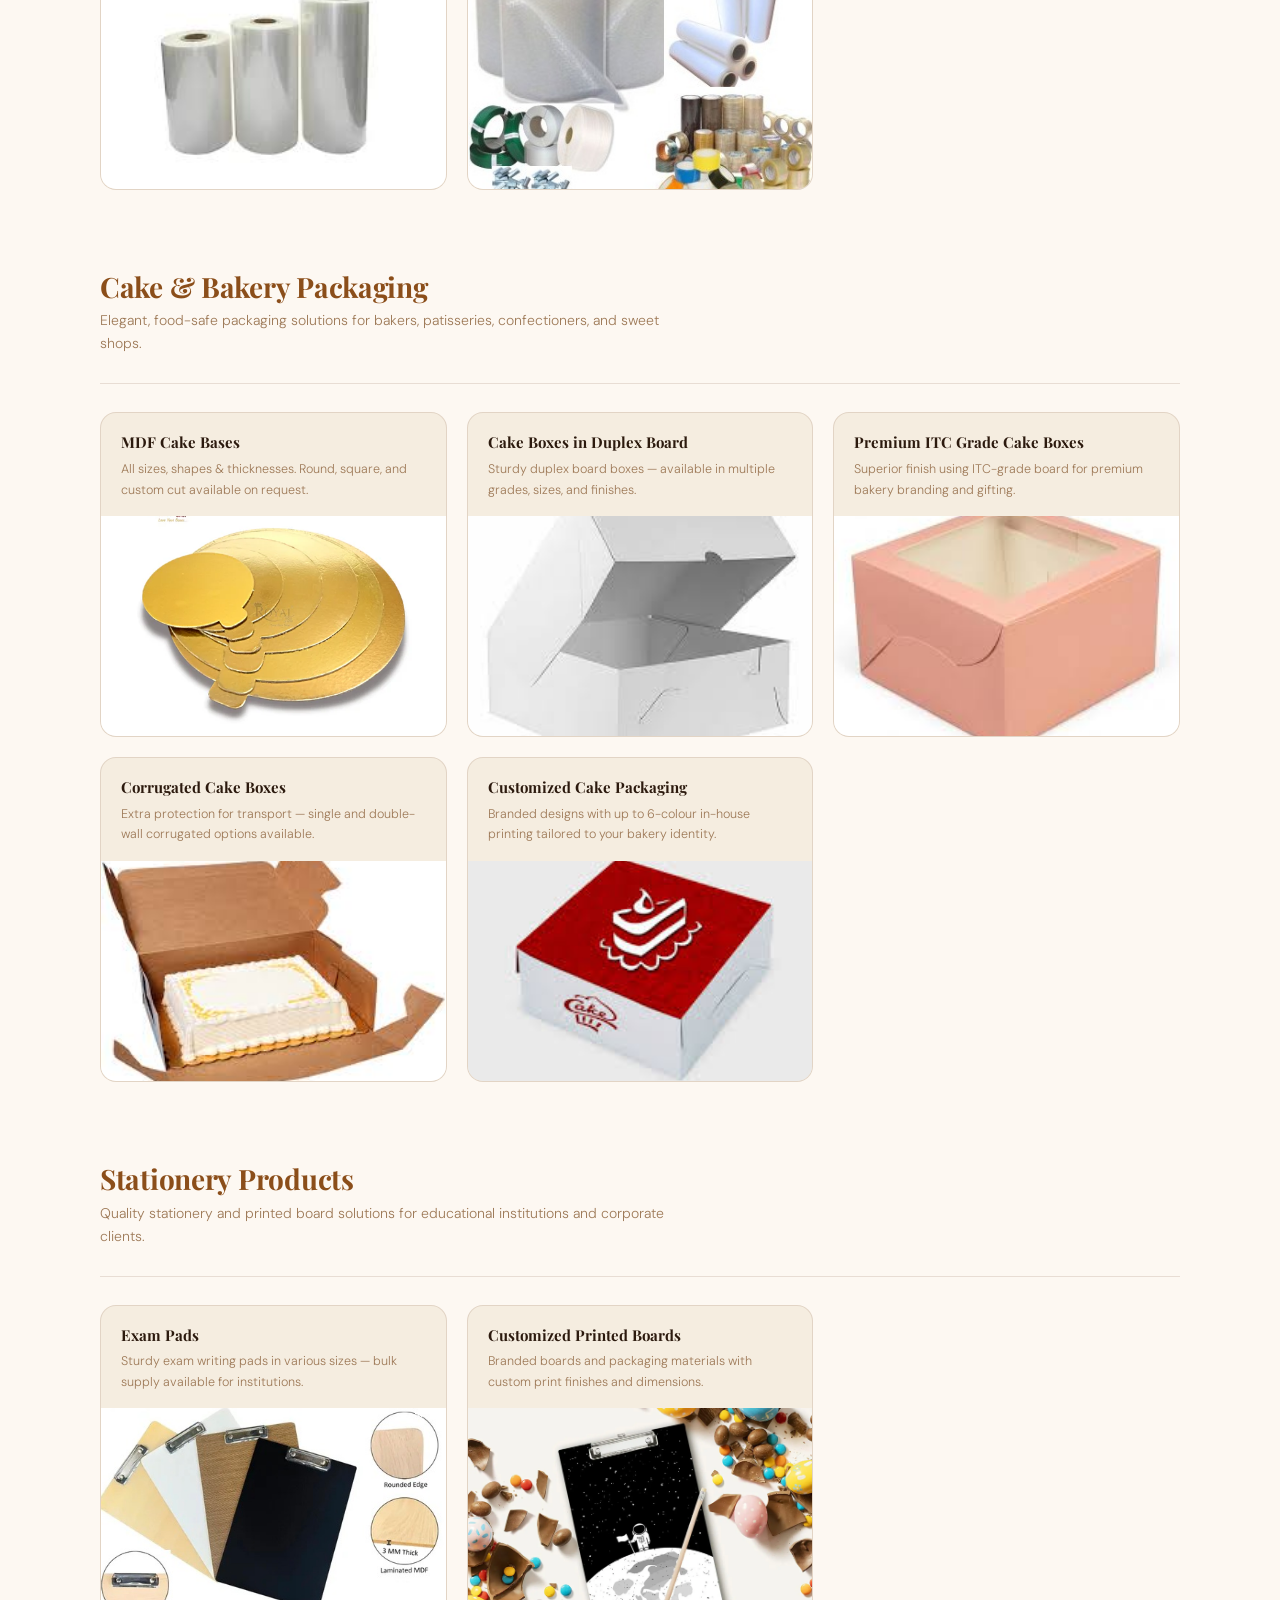
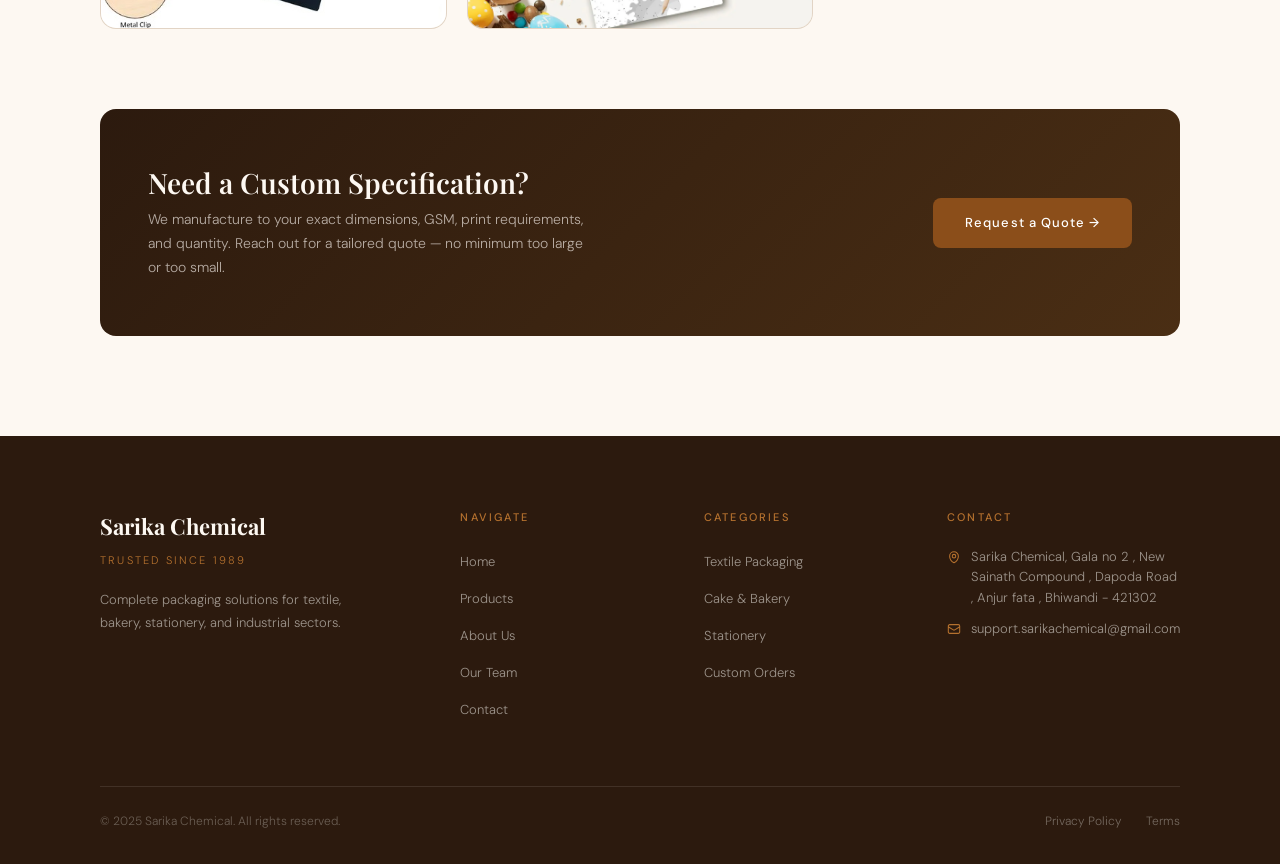
<file: pages/products.html>
<!DOCTYPE html>
<html lang="en">
<head>
  <meta charset="UTF-8" />
  <meta name="viewport" content="width=device-width, initial-scale=1.0" />
  <title>Products — Sarika Chemical</title>
  <link rel="stylesheet" href="../css/style.css" />
  <link rel="stylesheet" href="../css/products.css" />
</head>
<body>

<!-- ══════════════════════════════════════════════════════
     NAVIGATION
══════════════════════════════════════════════════════ -->
<nav class="site-nav">
  <div class="container">
    <div class="nav-inner">
      <a href="../index.html" class="nav-logo">
        <span class="nav-logo-name">Sarika Chemical</span>
        <span class="nav-logo-tagline">Packaging Solutions Since 1989</span>
      </a>
      <ul class="nav-links" id="navLinks">
        <li><a href="../index.html">Home</a></li>
        <li><a href="products.html" class="active">Products</a></li>
        <li><a href="about.html">About Us</a></li>
        <li><a href="team.html">Our Team</a></li>
        <li><a href="contact.html" class="nav-cta">Contact Us</a></li>
      </ul>
      <div class="nav-toggle" onclick="toggleNav()"><span></span><span></span><span></span></div>
    </div>
  </div>
</nav>

<!-- ══════════════════════════════════════════════════════
     PAGE HERO
══════════════════════════════════════════════════════ -->
<div class="page-hero">
  <div class="container page-hero-inner">
    <div class="page-breadcrumb">
      <a href="../index.html">Home</a><span>/</span><span>Products</span>
    </div>
    <p class="eyebrow animate-up">Our Product Range</p>
    <h1 class="section-title animate-up delay-1">Premium Packaging <em>Solutions</em></h1>
    <p class="section-body animate-up delay-2">
      From MDF boards to BOPP bags, every product is manufactured in-house with strict
      quality control — available in custom sizes, specifications, and print finishes.
    </p>
  </div>
</div>

<!-- ══════════════════════════════════════════════════════
     MAIN CONTENT
══════════════════════════════════════════════════════ -->
<section class="section">
  <div class="container">

    <!-- Filter tabs -->
    <div class="cat-tabs">
      <button class="cat-tab active" onclick="filterCat('all', this)">All Products</button>
      <button class="cat-tab" onclick="filterCat('textile', this)">Textile Packaging</button>
      <button class="cat-tab" onclick="filterCat('bakery', this)">Cake &amp; Bakery</button>
      <button class="cat-tab" onclick="filterCat('stationery', this)">Stationery</button>
    </div>


    <!-- ════════════════════════════════════════════════
         CATEGORY 1 — Textile Packaging
    ════════════════════════════════════════════════ -->
    <div class="product-category" data-cat="textile">
      <div class="cat-heading">
        <div class="cat-name">Textile Packaging Solutions</div>
        <div class="cat-desc">Complete range for thaan packing, garment, and industrial textile packaging with custom sizes and specifications.</div>
      </div>
      <hr class="cat-rule">

      <div class="products-grid">

        <div class="product-card">
          <div class="product-card-text">
            <div class="product-card-name">MDF Boards for Textile Thaan Packaging</div>
            <div class="product-card-note">Available in all sizes, thicknesses &amp; weights. Custom specifications on request.</div>
          </div>
          <div class="product-card-img">
            <img src="../images/mdf.jpg"
                 alt="MDF Boards for Textile Packaging" loading="lazy" />
          </div>
        </div>

        <div class="product-card">
          <div class="product-card-text">
            <div class="product-card-name">Corrugation Frames for Thaan Packing</div>
            <div class="product-card-note">Customized specifications available to suit any thaan dimension and weight.</div>
          </div>
          <div class="product-card-img">
            <img src="../images/corrugated-board.jpg"
                 alt="Corrugation Frames" loading="lazy" />
          </div>
        </div>

        <div class="product-card">
          <div class="product-card-text">
            <div class="product-card-name">HDPE Bardaan Bags</div>
            <div class="product-card-note">Available in plain and laminated variants for heavy-duty industrial packaging.</div>
          </div>
          <div class="product-card-img">
            <img src="../images/HDPE-Sacks.webp"
                 alt="HDPE Bardaan Bags" loading="lazy" />
          </div>
        </div>

        <div class="product-card">
          <div class="product-card-text">
            <div class="product-card-name">HDPE Yard Forms &amp; Roll Forms</div>
            <div class="product-card-note">Designed for textile roll and yard packaging requirements of all dimensions.</div>
          </div>
          <div class="product-card-img">
            <img src="../images/hdpe-roll.webp"
                 alt="HDPE Roll Forms" loading="lazy" />
          </div>
        </div>

        <div class="product-card">
          <div class="product-card-text">
            <div class="product-card-name">LDPE Bags — Textile &amp; Industrial</div>
            <div class="product-card-note">Flexible low-density polyethylene bags for varied textile and industrial applications.</div>
          </div>
          <div class="product-card-img">
            <img src="../images/ldpe-bags.jpg"
                 alt="LDPE Bags" loading="lazy" />
          </div>
        </div>

        <div class="product-card">
          <div class="product-card-text">
            <div class="product-card-name">BOPP Bags for Garment Packaging</div>
            <div class="product-card-note">Crystal-clear polypropylene bags — ideal for premium garment presentation and retail.</div>
          </div>
          <div class="product-card-img">
            <img src="../images/bopp-bags.jpg"
                 alt="BOPP Garment Bags" loading="lazy" />
          </div>
        </div>

        <div class="product-card">
          <div class="product-card-text">
            <div class="product-card-name">BOPP Sheet Forms for Thaan Packing</div>
            <div class="product-card-note">Flat BOPP sheet forms cut to your exact custom dimensions.</div>
          </div>
          <div class="product-card-img">
            <img src="../images/bopp-film.jpg"
                 alt="BOPP Sheet Forms" loading="lazy" />
          </div>
        </div>

        <div class="product-card">
          <div class="product-card-text">
            <div class="product-card-name">Complete Textile Packaging Materials</div>
            <div class="product-card-note">Full-kit packaging solutions for textile mills, wholesalers, and exporters.</div>
          </div>
          <div class="product-card-img">
            <img src="../images/packing-all.jpg"
                 alt="Complete Textile Packaging" loading="lazy" />
          </div>
        </div>

      </div>
    </div>


    <!-- ════════════════════════════════════════════════
         CATEGORY 2 — Cake & Bakery
    ════════════════════════════════════════════════ -->
    <div class="product-category" data-cat="bakery">
      <div class="cat-heading">
        <div class="cat-name">Cake &amp; Bakery Packaging</div>
        <div class="cat-desc">Elegant, food-safe packaging solutions for bakers, patisseries, confectioners, and sweet shops.</div>
      </div>
      <hr class="cat-rule">

      <div class="products-grid">

        <div class="product-card">
          <div class="product-card-text">
            <div class="product-card-name">MDF Cake Bases</div>
            <div class="product-card-note">All sizes, shapes &amp; thicknesses. Round, square, and custom cut available on request.</div>
          </div>
          <div class="product-card-img">
            <img src="../images/mdf-cake-base.webp"
                 alt="MDF Cake Bases" loading="lazy" />
          </div>
        </div>

        <div class="product-card">
          <div class="product-card-text">
            <div class="product-card-name">Cake Boxes in Duplex Board</div>
            <div class="product-card-note">Sturdy duplex board boxes — available in multiple grades, sizes, and finishes.</div>
          </div>
          <div class="product-card-img">
            <img src="../images/cake-box.jpg"
                 alt="Duplex Cake Boxes" loading="lazy" />
          </div>
        </div>

        <div class="product-card">
          <div class="product-card-text">
            <div class="product-card-name">Premium ITC Grade Cake Boxes</div>
            <div class="product-card-note">Superior finish using ITC-grade board for premium bakery branding and gifting.</div>
          </div>
          <div class="product-card-img">
            <img src="../images/itc-cake-box.jpg"
                 alt="Premium Cake Boxes" loading="lazy" />
          </div>
        </div>

        <div class="product-card">
          <div class="product-card-text">
            <div class="product-card-name">Corrugated Cake Boxes</div>
            <div class="product-card-note">Extra protection for transport — single and double-wall corrugated options available.</div>
          </div>
          <div class="product-card-img">
            <img src="../images/corrugated-cake-box.jpg"
                 alt="Corrugated Cake Boxes" loading="lazy" />
          </div>
        </div>

        <div class="product-card">
          <div class="product-card-text">
            <div class="product-card-name">Customized Cake Packaging</div>
            <div class="product-card-note">Branded designs with up to 6-colour in-house printing tailored to your bakery identity.</div>
          </div>
          <div class="product-card-img">
            <img src="../images/custom-cake-box.jpg"
                 alt="Custom Cake Packaging" loading="lazy" />
          </div>
        </div>

      </div>
    </div>


    <!-- ════════════════════════════════════════════════
         CATEGORY 3 — Stationery
    ════════════════════════════════════════════════ -->
    <div class="product-category" data-cat="stationery">
      <div class="cat-heading">
        <div class="cat-name">Stationery Products</div>
        <div class="cat-desc">Quality stationery and printed board solutions for educational institutions and corporate clients.</div>
      </div>
      <hr class="cat-rule">

      <div class="products-grid">

        <div class="product-card">
          <div class="product-card-text">
            <div class="product-card-name">Exam Pads</div>
            <div class="product-card-note">Sturdy exam writing pads in various sizes — bulk supply available for institutions.</div>
          </div>
          <div class="product-card-img">
            <img src="../images/exam-pad.jpg"
                 alt="Exam Pads" loading="lazy" />
          </div>
        </div>

        <div class="product-card">
          <div class="product-card-text">
            <div class="product-card-name">Customized Printed Boards</div>
            <div class="product-card-note">Branded boards and packaging materials with custom print finishes and dimensions.</div>
          </div>
          <div class="product-card-img">
            <img src="../images/printed-exam-pad.webp"
                 alt="Customized Printed Boards" loading="lazy" />
          </div>
        </div>

      </div>
    </div>


    <!-- ════════════════════════════════════════════════
         CUSTOM ORDER CTA
    ════════════════════════════════════════════════ -->
    <div class="custom-cta">
      <div>
        <div class="custom-cta-title">Need a Custom Specification?</div>
        <div class="custom-cta-body">
          We manufacture to your exact dimensions, GSM, print requirements, and quantity.
          Reach out for a tailored quote — no minimum too large or too small.
        </div>
      </div>
      <a href="contact.html" class="btn btn-primary" style="flex-shrink:0;">Request a Quote &rarr;</a>
    </div>

  </div>
</section>


<!-- ══════════════════════════════════════════════════════
     FOOTER
══════════════════════════════════════════════════════ -->
<footer class="site-footer">
  <div class="container">
    <div class="footer-grid">
      <div>
        <div class="footer-brand-name">Sarika Chemical</div>
        <div class="footer-brand-tag">Trusted Since 1989</div>
        <p class="footer-brand-desc">Complete packaging solutions for textile, bakery, stationery, and industrial sectors.</p>
      </div>
      <div>
        <p class="footer-heading">Navigate</p>
        <ul class="footer-links">
          <li><a href="../index.html">Home</a></li>
          <li><a href="products.html">Products</a></li>
          <li><a href="about.html">About Us</a></li>
          <li><a href="team.html">Our Team</a></li>
          <li><a href="contact.html">Contact</a></li>
        </ul>
      </div>
      <div>
        <p class="footer-heading">Categories</p>
        <ul class="footer-links">
          <li><a href="#">Textile Packaging</a></li>
          <li><a href="#">Cake &amp; Bakery</a></li>
          <li><a href="#">Stationery</a></li>
          <li><a href="#">Custom Orders</a></li>
        </ul>
      </div>
      <div>
        <p class="footer-heading">Contact</p>
        <div class="footer-contact-item">
          <svg fill="none" stroke="currentColor" stroke-width="1.8" viewBox="0 0 24 24" width="14" height="14">
            <path stroke-linecap="round" stroke-linejoin="round" d="M15 10.5a3 3 0 1 1-6 0 3 3 0 0 1 6 0Z"/>
            <path stroke-linecap="round" stroke-linejoin="round" d="M19.5 10.5c0 7.142-7.5 11.25-7.5 11.25S4.5 17.642 4.5 10.5a7.5 7.5 0 1 1 15 0Z"/>
          </svg>
          Sarika Chemical,
          Gala no 2 , New Sainath Compound , Dapoda Road , Anjur fata , Bhiwandi - 421302 
        </div>
        <div class="footer-contact-item">
          <svg fill="none" stroke="currentColor" stroke-width="1.8" viewBox="0 0 24 24" width="14" height="14">
            <path stroke-linecap="round" stroke-linejoin="round" d="M21.75 6.75v10.5a2.25 2.25 0 0 1-2.25 2.25h-15a2.25 2.25 0 0 1-2.25-2.25V6.75m19.5 0A2.25 2.25 0 0 0 19.5 4.5h-15a2.25 2.25 0 0 0-2.25 2.25m19.5 0v.243a2.25 2.25 0 0 1-1.07 1.916l-7.5 4.615a2.25 2.25 0 0 1-2.36 0L3.32 8.91a2.25 2.25 0 0 1-1.07-1.916V6.75"/>
          </svg>
          support.sarikachemical@gmail.com
        </div>
      </div>
    </div>
    <hr class="footer-divider" />
    <div class="footer-bottom">
      <span>&copy; 2025 Sarika Chemical. All rights reserved.</span>
      <div class="footer-bottom-links"><a href="#">Privacy Policy</a><a href="#">Terms</a></div>
    </div>
  </div>
</footer>


<script>
  function toggleNav() { document.getElementById('navLinks').classList.toggle('open'); }

  function filterCat(cat, btn) {
    document.querySelectorAll('.cat-tab').forEach(t => t.classList.remove('active'));
    btn.classList.add('active');
    document.querySelectorAll('.product-category').forEach(c => {
      c.style.display = (cat === 'all' || c.dataset.cat === cat) ? 'block' : 'none';
    });
  }
</script>

</body>
</html>
</file>
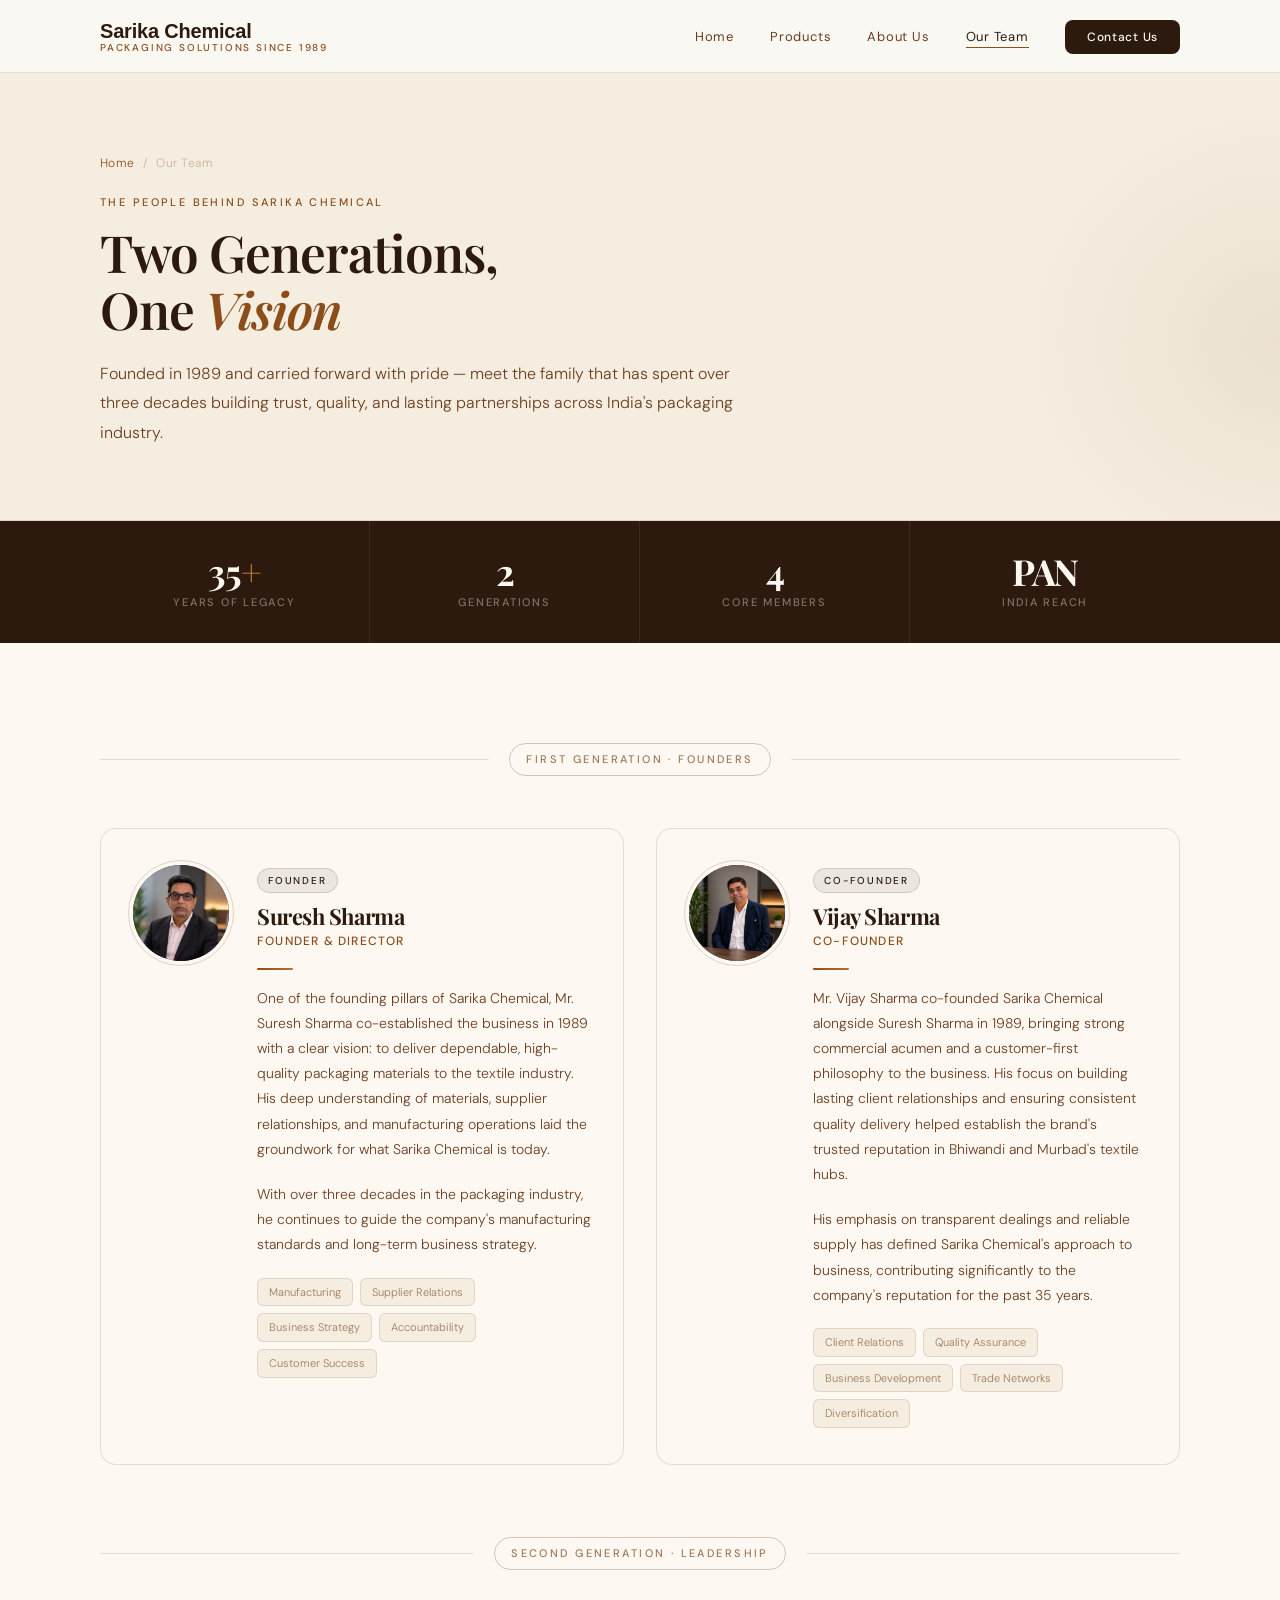
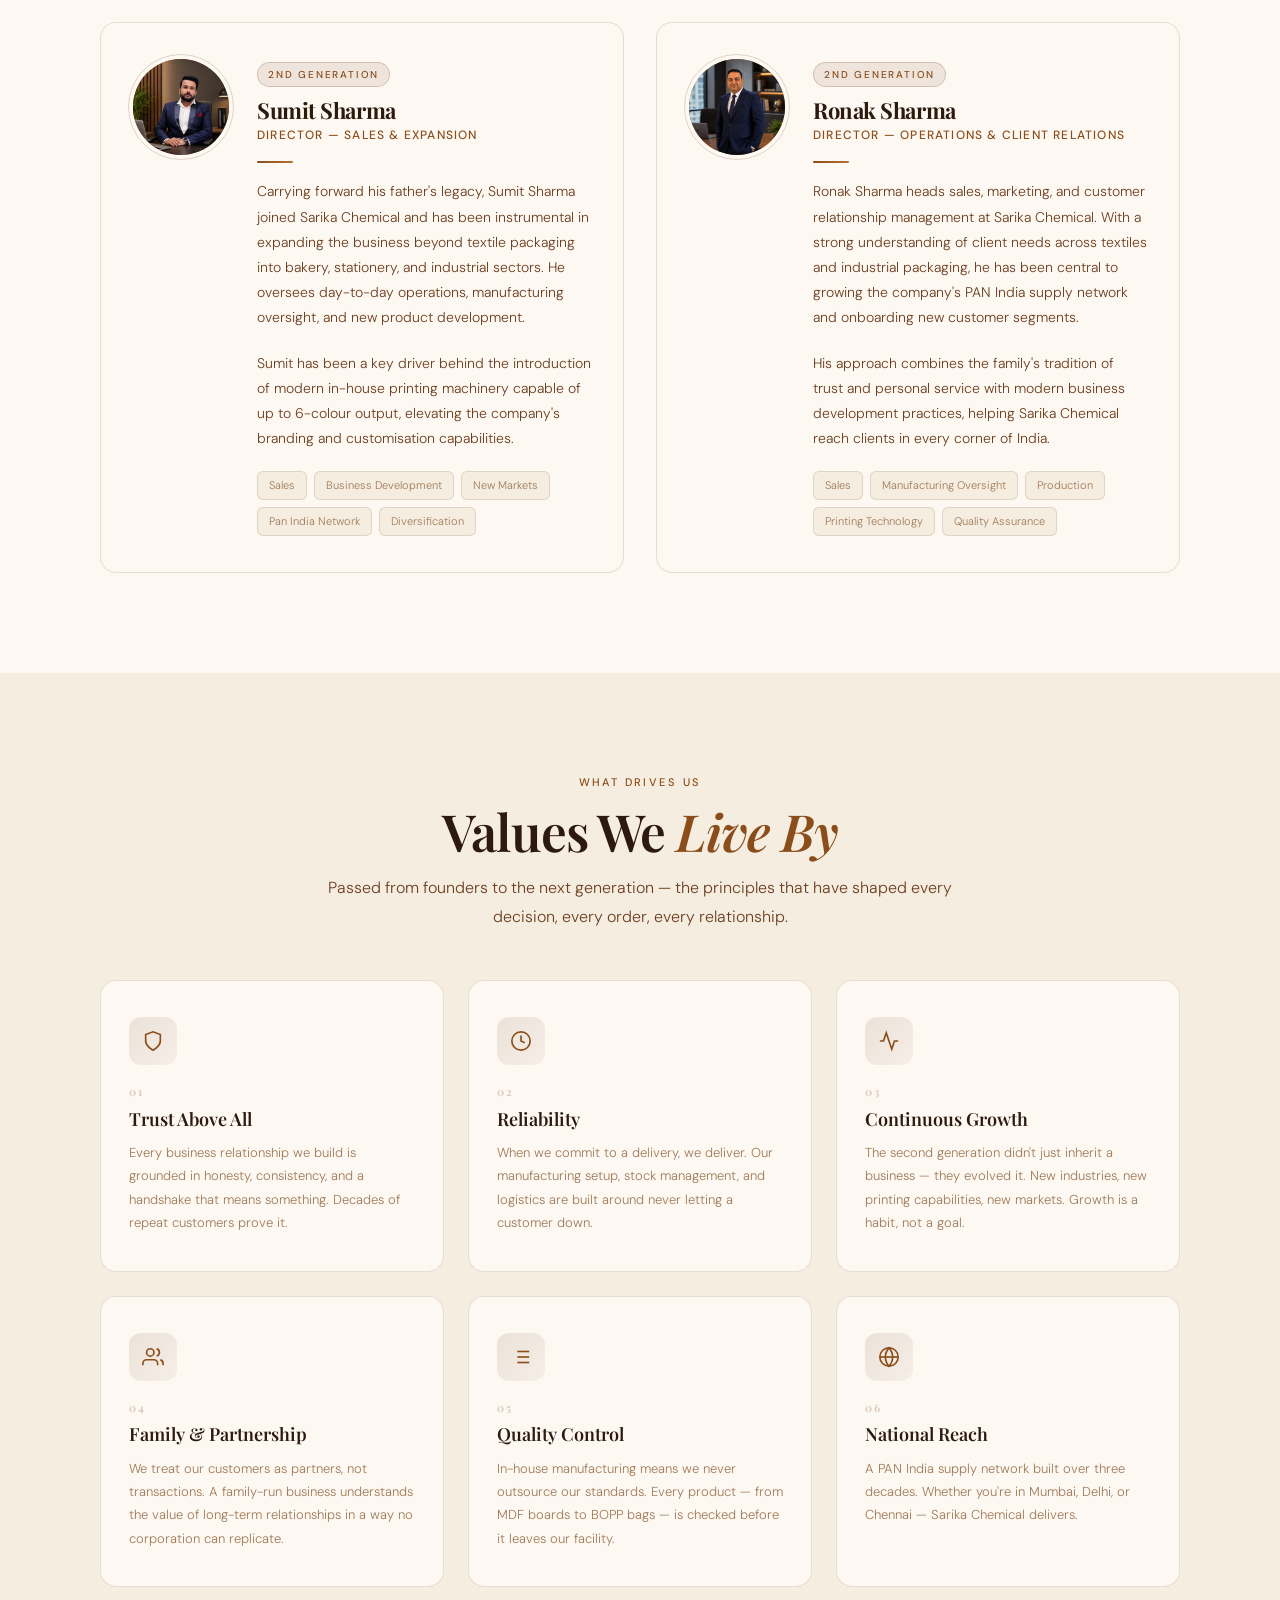
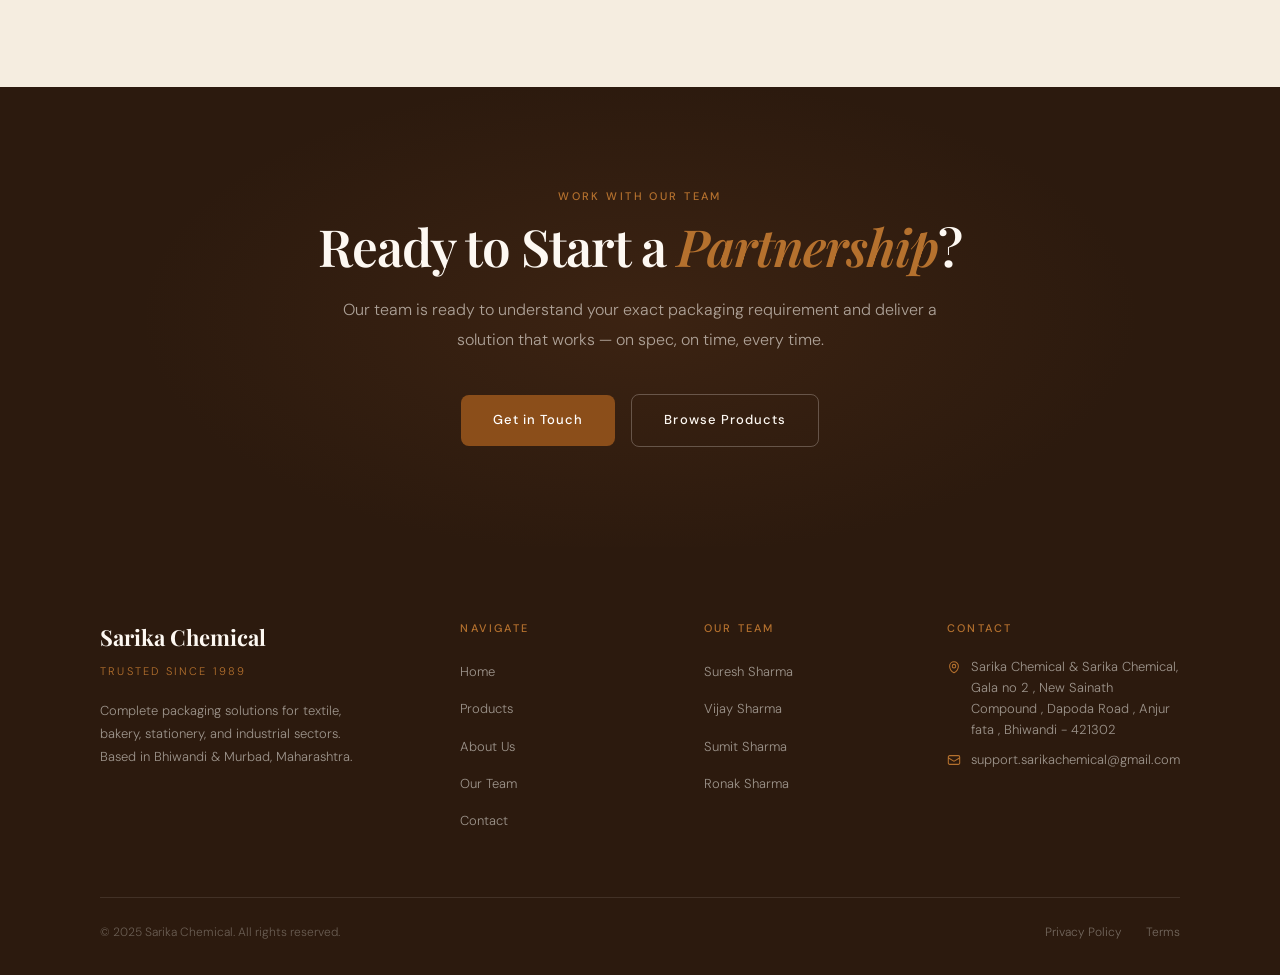
<file: pages/team.html>
<!DOCTYPE html>
<html lang="en">
<head>
  <meta charset="UTF-8" />
  <meta name="viewport" content="width=device-width, initial-scale=1.0" />
  <title>Our Team — Sarika Chemical</title>
  <link rel="stylesheet" href="../css/style.css" />
  <link rel="stylesheet" href="../css/team.css" />
</head>
<body>

<!-- ══════════════════════════════════════════════════════════
     NAVIGATION
══════════════════════════════════════════════════════════ -->
<nav class="site-nav">
  <div class="container">
    <div class="nav-inner">
      <a href="../index.html" class="nav-logo">
        <span class="nav-logo-name">Sarika Chemical</span>
        <span class="nav-logo-tagline">Packaging Solutions Since 1989</span>
      </a>
      <ul class="nav-links" id="navLinks">
        <li><a href="../index.html">Home</a></li>
        <li><a href="products.html">Products</a></li>
        <li><a href="about.html">About Us</a></li>
        <li><a href="team.html" class="active">Our Team</a></li>
        <li><a href="contact.html" class="nav-cta">Contact Us</a></li>
      </ul>
      <div class="nav-toggle" onclick="toggleNav()">
        <span></span><span></span><span></span>
      </div>
    </div>
  </div>
</nav>


<!-- ══════════════════════════════════════════════════════════
     PAGE HERO
══════════════════════════════════════════════════════════ -->
<div class="page-hero">
  <div class="container page-hero-inner">
    <div class="page-breadcrumb">
      <a href="../index.html">Home</a>
      <span>/</span>
      <span>Our Team</span>
    </div>
    <p class="eyebrow animate-up">The People Behind Sarika Chemical</p>
    <h1 class="section-title animate-up delay-1">Two Generations,<br>One <em>Vision</em></h1>
    <p class="section-body animate-up delay-2">
      Founded in 1989 and carried forward with pride — meet the family that has spent
      over three decades building trust, quality, and lasting partnerships across India's
      packaging industry.
    </p>
  </div>
</div>


<!-- ══════════════════════════════════════════════════════════
     LEGACY STATS STRIP
══════════════════════════════════════════════════════════ -->
<div class="legacy-strip">
  <div class="container">
    <div class="legacy-inner">
      <div class="legacy-cell">
        <div class="legacy-num">35<em>+</em></div>
        <div class="legacy-label">Years of Legacy</div>
      </div>
      <div class="legacy-cell">
        <div class="legacy-num">2</div>
        <div class="legacy-label">Generations</div>
      </div>
      <div class="legacy-cell">
        <div class="legacy-num">4</div>
        <div class="legacy-label">Core Members</div>
      </div>
      <div class="legacy-cell">
        <div class="legacy-num">PAN</div>
        <div class="legacy-label">India Reach</div>
      </div>
    </div>
  </div>
</div>


<!-- ══════════════════════════════════════════════════════════
     TEAM MEMBERS
══════════════════════════════════════════════════════════ -->
<section class="section">
  <div class="container">

    <!-- FIRST GENERATION -->
    <div class="gen-divider">
      <div class="gen-divider-line"></div>
      <div class="gen-divider-label">First Generation · Founders</div>
      <div class="gen-divider-line"></div>
    </div>

    <div class="team-grid" style="margin-bottom: 72px;">

      <!-- Suresh Sharma -->
      <div class="team-card gen-1 animate-up">
        <div class="team-card-inner">
          <div class="team-avatar">
            <img src="../images/suresh.jpeg" alt="Suresh Sharma" style="width: 100%; height: 100%; object-fit: cover; border-radius: inherit;" />
          </div>
          <div class="team-card-body">
            <span class="team-gen-tag">Founder</span>
            <h2 class="team-name">Suresh Sharma</h2>
            <p class="team-role">Founder &amp; Director</p>
            <hr class="team-divider" />
            <p class="team-bio">
              One of the founding pillars of Sarika Chemical, Mr. Suresh Sharma co-established
              the business in 1989 with a clear vision: to deliver dependable, high-quality
              packaging materials to the textile industry. His deep understanding of materials,
              supplier relationships, and manufacturing operations laid the groundwork for
              what Sarika Chemical is today.
            </p>
            <p class="team-bio">
              With over three decades in the packaging industry, he continues to guide the
              company's manufacturing standards and long-term business strategy.
            </p>
            <div class="team-highlights">
              <span class="team-highlight-tag">Manufacturing</span>
              <span class="team-highlight-tag">Supplier Relations</span>
              <span class="team-highlight-tag">Business Strategy</span>
              <span class="team-highlight-tag">Accountability</span>
              <span class="team-highlight-tag">Customer Success</span>
            </div>
          </div>
        </div>
      </div>

      <!-- Vijay Sharma -->
      <div class="team-card gen-1 animate-up delay-1">
        <div class="team-card-inner">
          <div class="team-avatar">
            <img src="../images/vijay.jpeg" alt="Vijay Sharma" style="width: 100%; height: 100%; object-fit: cover; border-radius: inherit;" />
          </div>
          <div class="team-card-body">
            <span class="team-gen-tag">Co-Founder</span>
            <h2 class="team-name">Vijay Sharma</h2>
            <p class="team-role">Co-Founder</p>
            <hr class="team-divider" />
            <p class="team-bio">
              Mr. Vijay Sharma co-founded Sarika Chemical alongside Suresh Sharma in 1989,
              bringing strong commercial acumen and a customer-first philosophy to the business.
              His focus on building lasting client relationships and ensuring consistent
              quality delivery helped establish the brand's trusted reputation in
              Bhiwandi and Murbad's textile hubs.
            </p>
            <p class="team-bio">
              His emphasis on transparent dealings and reliable supply has defined Sarika Chemical's approach to business, contributing significantly to the company's
              reputation for the past 35 years.
            </p>
            <div class="team-highlights">
              <span class="team-highlight-tag">Client Relations</span>
              <span class="team-highlight-tag">Quality Assurance</span>
              <span class="team-highlight-tag">Business Development</span>
              <span class="team-highlight-tag">Trade Networks</span>
              <span class="team-highlight-tag">Diversification</span>
            </div>
          </div>
        </div>
      </div>

    </div>

    <!-- SECOND GENERATION -->
    <div class="gen-divider">
      <div class="gen-divider-line"></div>
      <div class="gen-divider-label">Second Generation · Leadership</div>
      <div class="gen-divider-line"></div>
    </div>

    <div class="team-grid">

      <!-- Sumit Sharma -->
      <div class="team-card gen-2 animate-up">
        <div class="team-card-inner">
          <div class="team-avatar">
            <img src="../images/sumit.jpeg" alt="Sumit Sharma" style="width: 100%; height: 100%; object-fit: cover; border-radius: inherit;" />
          </div>
          <div class="team-card-body">
            <span class="team-gen-tag">2nd Generation</span>
            <h2 class="team-name">Sumit Sharma</h2>
            <p class="team-role">Director — Sales &amp; Expansion</p>
            <hr class="team-divider" />
            <p class="team-bio">
              Carrying forward his father's legacy, Sumit Sharma joined Sarika Chemical
              and has been instrumental in expanding the business beyond textile packaging
              into bakery, stationery, and industrial sectors. He oversees day-to-day
              operations, manufacturing oversight, and new product development.
            </p>
            <p class="team-bio">
              Sumit has been a key driver behind the introduction of modern in-house
              printing machinery capable of up to 6-colour output, elevating the company's
              branding and customisation capabilities.
            </p>
            <div class="team-highlights">
              <span class="team-highlight-tag">Sales</span>
              <span class="team-highlight-tag">Business Development</span>
              <span class="team-highlight-tag">New Markets</span>
              <span class="team-highlight-tag">Pan India Network</span>   
              <span class="team-highlight-tag">Diversification</span>
            </div>
          </div>
        </div>
      </div>

      <!-- Ronak Sharma -->
      <div class="team-card gen-2 animate-up delay-1">
        <div class="team-card-inner">
          <div class="team-avatar">
            <img src="../images/ronak.jpeg" alt="Ronak Sharma" style="width: 100%; height: 100%; object-fit: cover; border-radius: inherit;" />
          </div>
          <div class="team-card-body">
            <span class="team-gen-tag">2nd Generation</span>
            <h2 class="team-name">Ronak Sharma</h2>
            <p class="team-role">Director — Operations &amp; Client Relations</p>
            <hr class="team-divider" />
            <p class="team-bio">
              Ronak Sharma heads sales, marketing, and customer relationship management
              at Sarika Chemical. With a strong understanding of client needs across
              textiles and industrial packaging, he has been central to growing
              the company's PAN India supply network and onboarding new customer segments.
            </p>
            <p class="team-bio">
              His approach combines the family's tradition of trust and personal service
              with modern business development practices, helping Sarika Chemical reach
              clients in every corner of India.
            </p>
            <div class="team-highlights">
              <span class="team-highlight-tag">Sales</span>
              <span class="team-highlight-tag">Manufacturing Oversight</span>
              <span class="team-highlight-tag">Production</span>
              <span class="team-highlight-tag">Printing Technology</span>
              <span class="team-highlight-tag">Quality Assurance</span>  
            </div>
          </div>
        </div>
      </div>

    </div>
  </div>
</section>


<!-- ══════════════════════════════════════════════════════════
     COMPANY VALUES
══════════════════════════════════════════════════════════ -->
<section class="section values-section">
  <div class="container">
    <div style="text-align: center; margin-bottom: 0;">
      <p class="eyebrow">What Drives Us</p>
      <h2 class="section-title" style="margin: 0 auto 12px;">Values We <em>Live By</em></h2>
      <p class="section-body" style="margin: 0 auto;">
        Passed from founders to the next generation — the principles that have shaped
        every decision, every order, every relationship.
      </p>
    </div>

    <div class="values-grid">

      <div class="value-card">
        <div class="value-icon">
          <svg fill="none" stroke="currentColor" stroke-width="1.8" viewBox="0 0 24 24">
            <path d="M12 22s8-4 8-10V5l-8-3-8 3v7c0 6 8 10 8 10z"/>
          </svg>
        </div>
        <div class="value-num">01</div>
        <div class="value-title">Trust Above All</div>
        <p class="value-body">Every business relationship we build is grounded in honesty, consistency, and a handshake that means something. Decades of repeat customers prove it.</p>
      </div>

      <div class="value-card">
        <div class="value-icon">
          <svg fill="none" stroke="currentColor" stroke-width="1.8" viewBox="0 0 24 24">
            <circle cx="12" cy="12" r="10"/>
            <polyline points="12 6 12 12 16 14"/>
          </svg>
        </div>
        <div class="value-num">02</div>
        <div class="value-title">Reliability</div>
        <p class="value-body">When we commit to a delivery, we deliver. Our manufacturing setup, stock management, and logistics are built around never letting a customer down.</p>
      </div>

      <div class="value-card">
        <div class="value-icon">
          <svg fill="none" stroke="currentColor" stroke-width="1.8" viewBox="0 0 24 24">
            <polyline points="22 12 18 12 15 21 9 3 6 12 2 12"/>
          </svg>
        </div>
        <div class="value-num">03</div>
        <div class="value-title">Continuous Growth</div>
        <p class="value-body">The second generation didn't just inherit a business — they evolved it. New industries, new printing capabilities, new markets. Growth is a habit, not a goal.</p>
      </div>

      <div class="value-card">
        <div class="value-icon">
          <svg fill="none" stroke="currentColor" stroke-width="1.8" viewBox="0 0 24 24">
            <path d="M17 21v-2a4 4 0 0 0-4-4H5a4 4 0 0 0-4 4v2"/>
            <circle cx="9" cy="7" r="4"/>
            <path d="M23 21v-2a4 4 0 0 0-3-3.87"/>
            <path d="M16 3.13a4 4 0 0 1 0 7.75"/>
          </svg>
        </div>
        <div class="value-num">04</div>
        <div class="value-title">Family &amp; Partnership</div>
        <p class="value-body">We treat our customers as partners, not transactions. A family-run business understands the value of long-term relationships in a way no corporation can replicate.</p>
      </div>

      <div class="value-card">
        <div class="value-icon">
          <svg fill="none" stroke="currentColor" stroke-width="1.8" viewBox="0 0 24 24">
            <line x1="8" y1="6" x2="21" y2="6"/>
            <line x1="8" y1="12" x2="21" y2="12"/>
            <line x1="8" y1="18" x2="21" y2="18"/>
            <line x1="3" y1="6" x2="3.01" y2="6"/>
            <line x1="3" y1="12" x2="3.01" y2="12"/>
            <line x1="3" y1="18" x2="3.01" y2="18"/>
          </svg>
        </div>
        <div class="value-num">05</div>
        <div class="value-title">Quality Control</div>
        <p class="value-body">In-house manufacturing means we never outsource our standards. Every product — from MDF boards to BOPP bags — is checked before it leaves our facility.</p>
      </div>

      <div class="value-card">
        <div class="value-icon">
          <svg fill="none" stroke="currentColor" stroke-width="1.8" viewBox="0 0 24 24">
            <circle cx="12" cy="12" r="10"/>
            <line x1="2" y1="12" x2="22" y2="12"/>
            <path d="M12 2a15.3 15.3 0 0 1 4 10 15.3 15.3 0 0 1-4 10 15.3 15.3 0 0 1-4-10 15.3 15.3 0 0 1 4-10z"/>
          </svg>
        </div>
        <div class="value-num">06</div>
        <div class="value-title">National Reach</div>
        <p class="value-body">A PAN India supply network built over three decades. Whether you're in Mumbai, Delhi, or Chennai — Sarika Chemical delivers.</p>
      </div>

    </div>
  </div>
</section>


<!-- ══════════════════════════════════════════════════════════
     JOIN / CONTACT CTA
══════════════════════════════════════════════════════════ -->
<section class="section join-section">
  <div class="container">
    <p class="eyebrow" style="color: var(--gold-light); position: relative;">Work With Our Team</p>
    <h2 class="section-title">Ready to Start a <em>Partnership</em>?</h2>
    <p class="section-body">
      Our team is ready to understand your exact packaging requirement and deliver
      a solution that works — on spec, on time, every time.
    </p>
    <div class="join-buttons">
      <a href="contact.html" class="btn btn-primary">Get in Touch</a>
      <a href="products.html" class="btn btn-outline"
        style="border-color: rgba(253,248,242,0.25); color: var(--ivory);">
        Browse Products
      </a>
    </div>
  </div>
</section>


<!-- ══════════════════════════════════════════════════════════
     FOOTER
══════════════════════════════════════════════════════════ -->
<footer class="site-footer">
  <div class="container">
    <div class="footer-grid">

      <div>
        <div class="footer-brand-name">Sarika Chemical</div>
        <div class="footer-brand-tag">Trusted Since 1989</div>
        <p class="footer-brand-desc">
          Complete packaging solutions for textile, bakery, stationery, and industrial
          sectors. Based in Bhiwandi &amp; Murbad, Maharashtra.
        </p>
      </div>

      <div>
        <p class="footer-heading">Navigate</p>
        <ul class="footer-links">
          <li><a href="../index.html">Home</a></li>
          <li><a href="products.html">Products</a></li>
          <li><a href="about.html">About Us</a></li>
          <li><a href="team.html">Our Team</a></li>
          <li><a href="contact.html">Contact</a></li>
        </ul>
      </div>

      <div>
        <p class="footer-heading">Our Team</p>
        <ul class="footer-links">
          <li><a href="team.html">Suresh Sharma</a></li>
          <li><a href="team.html">Vijay Sharma</a></li>
          <li><a href="team.html">Sumit Sharma</a></li>
          <li><a href="team.html">Ronak Sharma</a></li>
        </ul>
      </div>

      <div>
        <p class="footer-heading">Contact</p>
        <div class="footer-contact-item">
          <svg fill="none" stroke="currentColor" stroke-width="1.8" viewBox="0 0 24 24" width="14" height="14">
            <path stroke-linecap="round" stroke-linejoin="round" d="M15 10.5a3 3 0 1 1-6 0 3 3 0 0 1 6 0Z"/>
            <path stroke-linecap="round" stroke-linejoin="round" d="M19.5 10.5c0 7.142-7.5 11.25-7.5 11.25S4.5 17.642 4.5 10.5a7.5 7.5 0 1 1 15 0Z"/>
          </svg>
          Sarika Chemical & Sarika Chemical,
          Gala no 2 , New Sainath Compound , Dapoda Road , Anjur fata , Bhiwandi - 421302 
        </div>
        <div class="footer-contact-item">
          <svg fill="none" stroke="currentColor" stroke-width="1.8" viewBox="0 0 24 24" width="14" height="14">
            <path stroke-linecap="round" stroke-linejoin="round" d="M21.75 6.75v10.5a2.25 2.25 0 0 1-2.25 2.25h-15a2.25 2.25 0 0 1-2.25-2.25V6.75m19.5 0A2.25 2.25 0 0 0 19.5 4.5h-15a2.25 2.25 0 0 0-2.25 2.25m19.5 0v.243a2.25 2.25 0 0 1-1.07 1.916l-7.5 4.615a2.25 2.25 0 0 1-2.36 0L3.32 8.91a2.25 2.25 0 0 1-1.07-1.916V6.75"/>
          </svg>
          support.sarikachemical@gmail.com
        </div>
      </div>

    </div>
    <hr class="footer-divider" />
    <div class="footer-bottom">
      <span>&copy; 2025 Sarika Chemical. All rights reserved.</span>
      <div class="footer-bottom-links">
        <a href="#">Privacy Policy</a>
        <a href="#">Terms</a>
      </div>
    </div>
  </div>
</footer>


<script>
  function toggleNav() {
    document.getElementById('navLinks').classList.toggle('open');
  }

  // Scroll-triggered animations
  const obs = new IntersectionObserver((entries) => {
    entries.forEach(e => {
      if (e.isIntersecting) {
        e.target.style.animationPlayState = 'running';
        obs.unobserve(e.target);
      }
    });
  }, { threshold: 0.1 });

  document.querySelectorAll('.animate-up').forEach(el => {
    el.style.animationPlayState = 'paused';
    obs.observe(el);
  });
</script>

</body>
</html>
</file>
<file: css/style.css>
/* ============================================================
   Sarika Chemical — Main Stylesheet
   css/style.css
   ============================================================ */

@import url('https://fonts.googleapis.com/css2?family=Playfair+Display:ital,wght@0,400;0,600;0,700;1,400;1,600&family=DM+Sans:wght@300;400;500&family=Cormorant+Garamond:wght@300;400;600&display=swap');

/* ── Reset ───────────────────────────────────────────────────────── */
*, *::before, *::after { box-sizing: border-box; margin: 0; padding: 0; }
html { scroll-behavior: smooth; }
img  { display: block; max-width: 100%; }
a    { text-decoration: none; color: inherit; }

/* ── Design Tokens ───────────────────────────────────────────────── */
:root {
  /* Backgrounds — warm cream spectrum */
  --ivory:      #FDF8F2;
  --cream:      #F5EDE0;
  --tan:        #E8D9C4;

  /* Dark surfaces — rich espresso browns */
  --warm-dark:  #2C1A0E;
  --charcoal:   #3D2510;
  --brown:      #6B3E1F;

  /* Primary accent — warm amber-brown */
  --gold:       #8B4E1A;
  --gold-light: #B5712E;

  /* Supporting accents */
  --rust:       #C0440F;
  --sage:       #5A6E4A;

  /* Text */
  --text:       #2C1A0E;
  --text-mid:   #6B3E1F;
  --text-soft:  #9E7A58;

  /* Borders */
  --border:     rgba(107,62,31,0.14);
  --border-hi:  rgba(107,62,31,0.28);

  --font-display: 'Playfair Display', Georgia, serif;
  --font-body:    'DM Sans', sans-serif;
  --font-accent:  'Cormorant Garamond', Georgia, serif;

  --radius:    8px;
  --radius-lg: 16px;
  --shadow-sm: 0 2px 8px rgba(44,26,14,0.08);
  --shadow-md: 0 8px 32px rgba(44,26,14,0.13);
  --shadow-lg: 0 20px 60px rgba(44,26,14,0.18);
  --transition: 0.32s cubic-bezier(0.4, 0, 0.2, 1);
}

/* ── Base ────────────────────────────────────────────────────────── */
body {
  background: var(--ivory);
  color: var(--text);
  font-family: var(--font-body);
  font-weight: 300;
  font-size: 16px;
  line-height: 1.7;
  -webkit-font-smoothing: antialiased;
}

/* ── Shared Utilities ────────────────────────────────────────────── */
.container {
  max-width: 1160px;
  margin: 0 auto;
  padding: 0 40px;
}

.section { padding: 100px 0; }
.section-sm { padding: 64px 0; }

.eyebrow {
  font-family: var(--font-body);
  font-size: 11px;
  font-weight: 500;
  letter-spacing: 0.22em;
  text-transform: uppercase;
  color: var(--gold);
  margin-bottom: 12px;
}

.section-title {
  font-family: var(--font-display);
  font-size: clamp(32px, 4vw, 52px);
  font-weight: 600;
  line-height: 1.12;
  letter-spacing: -0.02em;
  color: var(--warm-dark);
  margin-bottom: 20px;
}

.section-title em {
  font-style: italic;
  color: var(--gold);
}

.section-body {
  font-size: 16px;
  color: var(--text-mid);
  line-height: 1.85;
  max-width: 640px;
}

.gold-rule {
  width: 56px;
  height: 3px;
  background: linear-gradient(90deg, var(--gold), var(--gold-light));
  border: none;
  margin: 0 0 32px;
  border-radius: 99px;
}

/* ── Buttons ─────────────────────────────────────────────────────── */
.btn {
  display: inline-flex;
  align-items: center;
  gap: 8px;
  font-family: var(--font-body);
  font-size: 13px;
  font-weight: 500;
  letter-spacing: 0.08em;
  padding: 14px 32px;
  border-radius: var(--radius);
  border: none;
  cursor: pointer;
  transition: var(--transition);
  white-space: nowrap;
}

.btn-primary {
  background: var(--gold);
  color: #fff;
}
.btn-primary:hover {
  background: var(--gold-light);
  box-shadow: 0 4px 20px rgba(184,145,42,0.35);
  transform: translateY(-1px);
}

.btn-outline {
  background: transparent;
  color: var(--warm-dark);
  border: 1.5px solid var(--border-hi);
}
.btn-outline:hover {
  border-color: var(--gold);
  color: var(--gold);
}

/* ── Decorative grain overlay ────────────────────────────────────── */
.grain {
  position: relative;
}
.grain::after {
  content: '';
  position: absolute;
  inset: 0;
  background-image: url("data:image/svg+xml,%3Csvg viewBox='0 0 256 256' xmlns='http://www.w3.org/2000/svg'%3E%3Cfilter id='noise'%3E%3CfeTurbulence type='fractalNoise' baseFrequency='0.9' numOctaves='4' stitchTiles='stitch'/%3E%3C/filter%3E%3Crect width='100%25' height='100%25' filter='url(%23noise)' opacity='0.04'/%3E%3C/svg%3E");
  pointer-events: none;
  z-index: 0;
  border-radius: inherit;
}

/* ============================================================
   NAVIGATION / HEADER
   ============================================================ */
.site-nav {
  position: sticky;
  top: 0;
  z-index: 100;
  background: rgba(250,248,243,0.92);
  backdrop-filter: blur(16px);
  -webkit-backdrop-filter: blur(16px);
  border-bottom: 1px solid var(--border);
}

.nav-inner {
  display: flex;
  align-items: center;
  justify-content: space-between;
  height: 72px;
}

/* Logo */
.nav-logo {
  display: flex;
  flex-direction: column;
  line-height: 1.1;
}

.nav-logo-name {
  font-family: Arial, Helvetica, sans-serif;
  font-size: 20px;
  font-weight: 700;
  letter-spacing: -0.01em;
  color: var(--warm-dark);
}

.nav-logo-tagline {
  font-size: 10px;
  letter-spacing: 0.18em;
  text-transform: uppercase;
  color: var(--gold);
  font-weight: 500;
}

/* Nav links */
.nav-links {
  display: flex;
  align-items: center;
  gap: 36px;
  list-style: none;
}

.nav-links a {
  font-size: 13px;
  font-weight: 400;
  letter-spacing: 0.06em;
  color: var(--text-mid);
  position: relative;
  transition: color var(--transition);
}

.nav-links a::after {
  content: '';
  position: absolute;
  bottom: -3px;
  left: 0;
  width: 0;
  height: 1.5px;
  background: var(--gold);
  transition: width var(--transition);
}

.nav-links a:hover,
.nav-links a.active {
  color: var(--warm-dark);
}

.nav-links a:hover::after,
.nav-links a.active::after {
  width: 100%;
}

.nav-cta {
  background: var(--warm-dark);
  color: var(--ivory) !important;
  padding: 9px 22px;
  border-radius: var(--radius);
  font-size: 12px !important;
  font-weight: 500 !important;
  letter-spacing: 0.08em;
  transition: background var(--transition), transform var(--transition) !important;
}

.nav-cta:hover {
  background: var(--gold) !important;
}

.nav-cta::after { display: none !important; }

/* Hamburger (mobile) */
.nav-toggle {
  display: none;
  flex-direction: column;
  gap: 5px;
  cursor: pointer;
  padding: 4px;
}

.nav-toggle span {
  display: block;
  width: 24px;
  height: 2px;
  background: var(--warm-dark);
  border-radius: 2px;
  transition: var(--transition);
}

/* ============================================================
   FOOTER
   ============================================================ */
.site-footer {
  background: var(--warm-dark);
  color: rgba(250,248,243,0.7);
  padding: 72px 0 32px;
}

.footer-grid {
  display: grid;
  grid-template-columns: 1.6fr 1fr 1fr 1fr;
  gap: 48px;
  margin-bottom: 64px;
}

.footer-brand-name {
  font-family: var(--font-display);
  font-size: 22px;
  font-weight: 700;
  color: var(--ivory);
  margin-bottom: 6px;
}

.footer-brand-tag {
  font-size: 11px;
  letter-spacing: 0.2em;
  text-transform: uppercase;
  color: var(--gold-light);
  margin-bottom: 18px;
}

.footer-brand-desc {
  font-size: 13px;
  line-height: 1.8;
  color: rgba(250,248,243,0.55);
  max-width: 280px;
}

.footer-heading {
  font-size: 11px;
  font-weight: 500;
  letter-spacing: 0.2em;
  text-transform: uppercase;
  color: var(--gold-light);
  margin-bottom: 20px;
}

.footer-links {
  list-style: none;
  display: flex;
  flex-direction: column;
  gap: 10px;
}

.footer-links a {
  font-size: 13px;
  color: rgba(250,248,243,0.55);
  transition: color var(--transition);
}

.footer-links a:hover { color: var(--gold-light); }

.footer-contact-item {
  display: flex;
  align-items: flex-start;
  gap: 10px;
  font-size: 13px;
  color: rgba(250,248,243,0.55);
  margin-bottom: 10px;
  line-height: 1.6;
}

.footer-contact-item svg {
  flex-shrink: 0;
  width: 14px;
  height: 14px;
  margin-top: 3px;
  color: var(--gold-light);
}

.footer-divider {
  border: none;
  border-top: 1px solid rgba(250,248,243,0.1);
  margin-bottom: 24px;
}

.footer-bottom {
  display: flex;
  align-items: center;
  justify-content: space-between;
  font-size: 12px;
  color: rgba(250,248,243,0.3);
}

.footer-bottom-links {
  display: flex;
  gap: 24px;
}

.footer-bottom-links a {
  color: rgba(250,248,243,0.35);
  font-size: 12px;
  transition: color var(--transition);
}

.footer-bottom-links a:hover { color: var(--gold-light); }

/* ============================================================
   CARDS
   ============================================================ */
.card {
  background: var(--ivory);
  border: 1px solid var(--border);
  border-radius: var(--radius-lg);
  padding: 36px 32px;
  transition: box-shadow var(--transition), transform var(--transition), border-color var(--transition);
}

.card:hover {
  box-shadow: var(--shadow-md);
  transform: translateY(-4px);
  border-color: rgba(184,145,42,0.3);
}

.card-icon {
  width: 52px;
  height: 52px;
  border-radius: 12px;
  background: linear-gradient(135deg, rgba(184,145,42,0.12), rgba(184,145,42,0.06));
  display: flex;
  align-items: center;
  justify-content: center;
  margin-bottom: 20px;
  color: var(--gold);
}

.card-icon svg { width: 24px; height: 24px; }

.card-title {
  font-family: var(--font-display);
  font-size: 18px;
  font-weight: 600;
  color: var(--warm-dark);
  margin-bottom: 10px;
  line-height: 1.3;
}

.card-body {
  font-size: 14px;
  color: var(--text-soft);
  line-height: 1.75;
}

/* ── Tag / Badge ─────────────────────────────────────────────────── */
.tag {
  display: inline-block;
  font-size: 10px;
  font-weight: 500;
  letter-spacing: 0.14em;
  text-transform: uppercase;
  padding: 4px 12px;
  border-radius: 99px;
  background: rgba(184,145,42,0.1);
  color: var(--gold);
  border: 1px solid rgba(184,145,42,0.25);
}

/* ── Product list item ───────────────────────────────────────────── */
.product-item {
  display: flex;
  align-items: flex-start;
  gap: 14px;
  padding: 14px 0;
  border-bottom: 1px solid var(--border);
}

.product-item:last-child { border-bottom: none; }

.product-bullet {
  width: 6px;
  height: 6px;
  border-radius: 50%;
  background: var(--gold);
  flex-shrink: 0;
  margin-top: 8px;
}

.product-item-text {
  font-size: 14px;
  color: var(--text-mid);
  line-height: 1.6;
}

/* ── Stat block ──────────────────────────────────────────────────── */
.stat-num {
  font-family: var(--font-display);
  font-size: clamp(38px, 5vw, 56px);
  font-weight: 700;
  color: var(--warm-dark);
  line-height: 1;
  margin-bottom: 6px;
}

.stat-num em {
  font-style: normal;
  color: var(--gold);
}

.stat-label {
  font-size: 12px;
  font-weight: 500;
  letter-spacing: 0.12em;
  text-transform: uppercase;
  color: var(--text-soft);
}

/* ── Why-choose row ──────────────────────────────────────────────── */
.why-item {
  display: flex;
  align-items: flex-start;
  gap: 16px;
  padding: 20px 0;
  border-bottom: 1px solid var(--border);
}

.why-item:last-child { border-bottom: none; }

.why-icon {
  width: 36px;
  height: 36px;
  border-radius: 9px;
  background: rgba(184,145,42,0.1);
  display: flex;
  align-items: center;
  justify-content: center;
  flex-shrink: 0;
  color: var(--gold);
}

.why-icon svg { width: 16px; height: 16px; }

.why-text {
  font-size: 14px;
  color: var(--text-mid);
  line-height: 1.6;
  font-weight: 400;
}

.why-text strong {
  font-weight: 500;
  color: var(--warm-dark);
}

/* ============================================================
   RESPONSIVE
   ============================================================ */
@media (max-width: 1024px) {
  .container { padding: 0 28px; }
  .footer-grid { grid-template-columns: 1fr 1fr; gap: 40px; }
}

@media (max-width: 768px) {
  .container { padding: 0 20px; }
  .section { padding: 72px 0; }

  .nav-links {
    display: none;
    position: absolute;
    top: 72px;
    left: 0;
    right: 0;
    background: var(--ivory);
    border-top: 1px solid var(--border);
    border-bottom: 1px solid var(--border);
    padding: 20px 24px;
    flex-direction: column;
    align-items: flex-start;
    gap: 18px;
    box-shadow: var(--shadow-md);
  }

  .nav-links.open { display: flex; }
  .nav-toggle { display: flex; }
  .footer-grid { grid-template-columns: 1fr; gap: 32px; }
  .footer-bottom { flex-direction: column; gap: 12px; text-align: center; }
}

@media (max-width: 480px) {
  .section { padding: 56px 0; }
  .section-title { font-size: 28px; }
}

/* ── Animations ──────────────────────────────────────────────────── */
@keyframes fadeUp {
  from { opacity: 0; transform: translateY(28px); }
  to   { opacity: 1; transform: translateY(0); }
}

@keyframes fadeIn {
  from { opacity: 0; }
  to   { opacity: 1; }
}

.animate-up {
  opacity: 0;
  animation: fadeUp 0.7s cubic-bezier(0.22,1,0.36,1) forwards;
}

.delay-1 { animation-delay: 0.1s; }
.delay-2 { animation-delay: 0.22s; }
.delay-3 { animation-delay: 0.34s; }
.delay-4 { animation-delay: 0.46s; }
.delay-5 { animation-delay: 0.58s; }
</file>
<file: css/home.css>
/* ============================================================
   Sarika Chemical — Home Page Styles
   css/home.css
   ============================================================ */

/* ── Hero ────────────────────────────────────────────────────────── */
.hero {
  min-height: 92vh;
  display: flex;
  align-items: center;
  position: relative;
  overflow: hidden;
  background: var(--cream);
}

/* Textured background pattern */
.hero::before {
  content: '';
  position: absolute;
  inset: 0;
  background-image:
    radial-gradient(ellipse 70% 60% at 80% 50%, rgba(107,62,31,0.07) 0%, transparent 65%),
    radial-gradient(ellipse 40% 60% at 10% 90%, rgba(107,62,31,0.05) 0%, transparent 60%);
}

/* Decorative diagonal stripe */
.hero-stripe {
  position: absolute;
  top: 0;
  right: -5%;
  width: 45%;
  height: 100%;
  background: linear-gradient(160deg, rgba(107,62,31,0.06) 0%, transparent 60%);
  transform: skewX(-8deg);
}

.hero-content {
  position: relative;
  z-index: 2;
  max-width: 680px;
}

.hero-since {
  display: inline-flex;
  align-items: center;
  gap: 10px;
  font-size: 11px;
  font-weight: 500;
  letter-spacing: 0.22em;
  text-transform: uppercase;
  color: var(--gold);
  margin-bottom: 24px;
}

.hero-since::before {
  content: '';
  width: 32px;
  height: 1.5px;
  background: var(--gold);
  border-radius: 2px;
}

.hero-title {
  font-family: var(--font-display);
  font-size: clamp(40px, 6vw, 76px);
  font-weight: 700;
  line-height: 1.05;
  letter-spacing: -0.03em;
  color: var(--warm-dark);
  margin-bottom: 8px;
}

.hero-title-sub {
  font-family: var(--font-display);
  font-size: clamp(22px, 3vw, 38px);
  font-weight: 400;
  font-style: italic;
  color: var(--gold);
  letter-spacing: -0.01em;
  margin-bottom: 28px;
  line-height: 1.2;
}

.hero-desc {
  font-size: 17px;
  color: var(--text-mid);
  line-height: 1.85;
  margin-bottom: 44px;
  max-width: 540px;
}

.hero-actions {
  display: flex;
  align-items: center;
  gap: 16px;
  flex-wrap: wrap;
}

/* Decorative side element */
.hero-side {
  position: absolute;
  right: 0;
  top: 0;
  bottom: 0;
  width: 40%;
  display: flex;
  align-items: center;
  justify-content: center;
  z-index: 1;
}

.hero-badge {
  width: 280px;
  height: 280px;
  border-radius: 50%;
  border: 1px solid rgba(107,62,31,0.18);
  display: flex;
  align-items: center;
  justify-content: center;
  position: relative;
}

.hero-badge::before {
  content: '';
  position: absolute;
  inset: 16px;
  border-radius: 50%;
  border: 1px solid rgba(107,62,31,0.14);
}

.hero-badge-inner {
  text-align: center;
  padding: 24px;
}

.hero-badge-year {
  font-family: var(--font-display);
  font-size: 52px;
  font-weight: 700;
  color: var(--warm-dark);
  line-height: 1;
  letter-spacing: -0.04em;
}

.hero-badge-label {
  font-size: 10px;
  font-weight: 500;
  letter-spacing: 0.22em;
  text-transform: uppercase;
  color: var(--text-soft);
  margin-top: 4px;
}

.hero-badge-name {
  font-family: var(--font-display);
  font-size: 13px;
  font-weight: 600;
  color: var(--gold);
  letter-spacing: 0.04em;
  margin-top: 10px;
  border-top: 1px solid rgba(107,62,31,0.18);
  padding-top: 10px;
}

/* ── Stats bar ───────────────────────────────────────────────────── */
.stats-bar {
  background: var(--warm-dark);
  padding: 0;
}

.stats-inner {
  display: grid;
  grid-template-columns: repeat(4, 1fr);
  divide-x: 1px solid rgba(255,255,255,0.08);
}

.stat-cell {
  padding: 40px 36px;
  border-right: 1px solid rgba(253,248,242,0.08);
  text-align: center;
}

.stat-cell:last-child { border-right: none; }

.stat-cell .stat-num { color: var(--ivory); }
.stat-cell .stat-num em { color: var(--gold-light); }
.stat-cell .stat-label { color: rgba(253,248,242,0.45); }

/* ── Industries section ──────────────────────────────────────────── */
.industries-section {
  background: var(--ivory);
}

.industries-grid {
  display: grid;
  grid-template-columns: repeat(3, 1fr);
  gap: 24px;
  margin-top: 56px;
}

.industry-card {
  background: var(--cream);
  border: 1px solid var(--border);
  border-radius: var(--radius-lg);
  padding: 40px 32px 36px;
  transition: box-shadow var(--transition), transform var(--transition), border-color var(--transition);
  position: relative;
  overflow: hidden;
}

.industry-card::before {
  content: '';
  position: absolute;
  top: 0;
  left: 0;
  right: 0;
  height: 3px;
  background: linear-gradient(90deg, var(--gold), var(--gold-light));
  transform: scaleX(0);
  transform-origin: left;
  transition: transform var(--transition);
}

.industry-card:hover { box-shadow: var(--shadow-md); transform: translateY(-4px); border-color: rgba(107,62,31,0.25); }
.industry-card:hover::before { transform: scaleX(1); }

.industry-num {
  font-family: var(--font-display);
  font-size: 11px;
  font-weight: 700;
  letter-spacing: 0.18em;
  text-transform: uppercase;
  color: var(--gold);
  margin-bottom: 16px;
  opacity: 0.7;
}

.industry-name {
  font-family: Arial, Helvetica, sans-serif;
  font-size: 22px;
  font-weight: 600;
  color: var(--warm-dark);
  margin-bottom: 12px;
  line-height: 1.2;
}

.industry-desc {
  font-size: 13px;
  color: var(--text-soft);
  line-height: 1.75;
  margin-bottom: 20px;
}

.industry-link {
  font-size: 12px;
  font-weight: 500;
  letter-spacing: 0.08em;
  text-transform: uppercase;
  color: var(--gold);
  display: flex;
  align-items: center;
  gap: 6px;
  transition: gap var(--transition);
}

.industry-link:hover { gap: 10px; }

/* ── Why-us section ──────────────────────────────────────────────── */
.why-section {
  background: var(--cream);
}

.why-layout {
  display: grid;
  grid-template-columns: 1fr 1fr;
  gap: 80px;
  align-items: start;
}

.why-list { margin-top: 8px; }

.why-right {
  padding-top: 24px;
}

.why-quote-block {
  background: var(--warm-dark);
  border-radius: var(--radius-lg);
  padding: 48px 44px;
  position: relative;
  overflow: hidden;
}

.why-quote-block::before {
  content: '\201C';
  position: absolute;
  top: -20px;
  left: 24px;
  font-family: var(--font-display);
  font-size: 160px;
  color: rgba(253,248,242,0.05);
  line-height: 1;
  pointer-events: none;
}

.why-quote-text {
  font-family: var(--font-display);
  font-size: 20px;
  font-style: italic;
  font-weight: 400;
  color: var(--ivory);
  line-height: 1.65;
  margin-bottom: 24px;
  position: relative;
  z-index: 1;
}

.why-quote-author {
  font-size: 12px;
  font-weight: 500;
  letter-spacing: 0.16em;
  text-transform: uppercase;
  color: var(--gold-light);
}

/* ── CTA section ─────────────────────────────────────────────────── */
.cta-section {
  background: var(--warm-dark);
  text-align: center;
  position: relative;
  overflow: hidden;
}

.cta-section::before {
  content: '';
  position: absolute;
  inset: 0;
  background: radial-gradient(ellipse 60% 80% at 50% 50%, rgba(107,62,31,0.1) 0%, transparent 65%);
  pointer-events: none;
}

.cta-section .section-title { color: var(--ivory); position: relative; }
.cta-section .section-title em { color: var(--gold-light); }
.cta-section .section-body { color: rgba(253,248,242,0.65); margin: 0 auto 40px; position: relative; }

.cta-buttons {
  display: flex;
  align-items: center;
  justify-content: center;
  gap: 16px;
  flex-wrap: wrap;
  position: relative;
}

/* Responsive home */
@media (max-width: 1024px) {
  .hero-side { display: none; }
  .industries-grid { grid-template-columns: repeat(2, 1fr); }
  .why-layout { grid-template-columns: 1fr; gap: 48px; }
  .stats-inner { grid-template-columns: repeat(2, 1fr); }
  .stat-cell:nth-child(2) { border-right: none; }
}

@media (max-width: 640px) {
  .hero { min-height: 80vh; }
  .industries-grid { grid-template-columns: 1fr; }
  .stats-inner { grid-template-columns: repeat(2, 1fr); }
}
</file>
<file: css/about.css>
/* ============================================================
   Sarika Chemical — About Page Styles
   css/about.css
   ============================================================ */

/* ── Story section ───────────────────────────────────────────────── */
.story-layout {
  display: grid;
  grid-template-columns: 1fr 1fr;
  gap: 96px;
  align-items: center;
}

.story-left {}

.story-right {}

.story-quote {
  font-family: var(--font-display);
  font-size: 18px;
  font-style: italic;
  color: var(--warm-dark);
  line-height: 1.65;
  border-left: 3px solid var(--gold);
  padding-left: 24px;
  margin: 32px 0;
}

.story-founders {
  display: flex;
  gap: 32px;
  margin-top: 40px;
}

.founder-card {
  flex: 1;
  padding: 24px 20px;
  background: var(--cream);
  border: 1px solid var(--border);
  border-radius: var(--radius-lg);
  text-align: center;
}

.founder-avatar {
  width: 60px;
  height: 60px;
  border-radius: 50%;
  background: linear-gradient(135deg, var(--gold), var(--gold-light));
  display: flex;
  align-items: center;
  justify-content: center;
  margin: 0 auto 12px;
  font-family: var(--font-display);
  font-size: 22px;
  font-weight: 700;
  color: #FDF8F2;
}

.founder-name {
  font-family: var(--font-display);
  font-size: 15px;
  font-weight: 600;
  color: var(--warm-dark);
  margin-bottom: 4px;
}

.founder-role {
  font-size: 11px;
  letter-spacing: 0.12em;
  text-transform: uppercase;
  color: var(--text-soft);
}

/* Timeline */
.timeline-section {
  background: var(--cream);
}

.timeline {
  position: relative;
  padding-left: 40px;
  max-width: 680px;
}

.timeline::before {
  content: '';
  position: absolute;
  left: 7px;
  top: 8px;
  bottom: 0;
  width: 2px;
  background: linear-gradient(to bottom, var(--gold), rgba(107,62,31,0.1));
}

.timeline-item {
  position: relative;
  margin-bottom: 44px;
}

.timeline-item:last-child { margin-bottom: 0; }

.timeline-dot {
  position: absolute;
  left: -34px;
  top: 6px;
  width: 14px;
  height: 14px;
  border-radius: 50%;
  background: var(--ivory);
  border: 2px solid var(--gold);
}

.timeline-year {
  font-size: 11px;
  font-weight: 500;
  letter-spacing: 0.2em;
  text-transform: uppercase;
  color: var(--gold);
  margin-bottom: 6px;
}

.timeline-event {
  font-family: var(--font-display);
  font-size: 18px;
  font-weight: 600;
  color: var(--warm-dark);
  margin-bottom: 6px;
}

.timeline-detail {
  font-size: 13px;
  color: var(--text-soft);
  line-height: 1.7;
}

/* Manufacturing section */
.manufacturing-section {
  background: var(--ivory);
}

.mfg-layout {
  display: grid;
  grid-template-columns: 1fr 1fr;
  gap: 72px;
  align-items: start;
}

.mfg-capabilities {
  display: grid;
  grid-template-columns: 1fr 1fr;
  gap: 16px;
  margin-top: 8px;
}

.mfg-cap-card {
  background: var(--cream);
  border: 1px solid var(--border);
  border-radius: var(--radius);
  padding: 20px 18px;
  transition: border-color var(--transition);
}

.mfg-cap-card:hover { border-color: rgba(107,62,31,0.35); }

.mfg-cap-icon {
  font-size: 22px;
  margin-bottom: 10px;
}

.mfg-cap-label {
  font-size: 13px;
  font-weight: 500;
  color: var(--warm-dark);
  line-height: 1.4;
}

/* Vision / Mission */
.vision-mission-section {
  background: var(--warm-dark);
  position: relative;
  overflow: hidden;
}

.vision-mission-section::before {
  content: '';
  position: absolute;
  inset: 0;
  background: radial-gradient(ellipse 50% 70% at 80% 50%, rgba(107,62,31,0.08) 0%, transparent 65%);
  pointer-events: none;
}

.vm-grid {
  display: grid;
  grid-template-columns: 1fr 1fr;
  gap: 2px;
  position: relative;
  z-index: 1;
}

.vm-card {
  padding: 60px 52px;
  border: 1px solid rgba(253,248,242,0.08);
}

.vm-card:first-child { border-right: 1px solid rgba(253,248,242,0.08); }

.vm-tag {
  font-size: 11px;
  font-weight: 500;
  letter-spacing: 0.22em;
  text-transform: uppercase;
  color: var(--gold-light);
  margin-bottom: 16px;
}

.vm-title {
  font-family: var(--font-display);
  font-size: 32px;
  font-weight: 600;
  color: var(--ivory);
  margin-bottom: 20px;
  letter-spacing: -0.02em;
}

.vm-body {
  font-size: 15px;
  color: rgba(253,248,242,0.65);
  line-height: 1.85;
}

/* Responsive about */
@media (max-width: 900px) {
  .story-layout  { grid-template-columns: 1fr; gap: 48px; }
  .mfg-layout    { grid-template-columns: 1fr; gap: 48px; }
  .vm-grid       { grid-template-columns: 1fr; }
  .vm-card:first-child { border-right: none; border-bottom: 1px solid rgba(253,248,242,0.08); }
  .vm-card       { padding: 44px 32px; }
}

@media (max-width: 600px) {
  .story-founders   { flex-direction: column; }
  .mfg-capabilities { grid-template-columns: 1fr; }
}
</file>
<file: css/contact.css>
/* ============================================================
   Sarika Chemical — Contact Page Styles
   css/contact.css
   ============================================================ */

/* ── Contact layout ──────────────────────────────────────────────── */
.contact-layout {
  display: grid;
  grid-template-columns: 1.2fr 1fr;
  gap: 72px;
  align-items: start;
}

/* ── Form ────────────────────────────────────────────────────────── */
.contact-form-wrap {
  background: var(--cream);
  border: 1px solid var(--border);
  border-radius: var(--radius-lg);
  padding: 48px 44px;
}

.form-title {
  font-family: var(--font-display);
  font-size: 26px;
  font-weight: 600;
  color: var(--warm-dark);
  margin-bottom: 6px;
}

.form-subtitle {
  font-size: 14px;
  color: var(--text-soft);
  margin-bottom: 36px;
  line-height: 1.6;
}

.form-row {
  display: grid;
  grid-template-columns: 1fr 1fr;
  gap: 16px;
}

.form-group {
  margin-bottom: 20px;
}

.form-label {
  display: block;
  font-size: 11px;
  font-weight: 500;
  letter-spacing: 0.14em;
  text-transform: uppercase;
  color: var(--text-soft);
  margin-bottom: 8px;
}

.form-control {
  width: 100%;
  padding: 12px 16px;
  background: var(--ivory);
  border: 1.5px solid var(--border-hi);
  border-radius: var(--radius);
  font-family: var(--font-body);
  font-size: 14px;
  font-weight: 300;
  color: var(--text);
  transition: border-color var(--transition), box-shadow var(--transition);
  outline: none;
}

.form-control:focus {
  border-color: var(--gold);
  box-shadow: 0 0 0 3px rgba(107,62,31,0.1);
}

.form-control::placeholder { color: rgba(107,62,31,0.35); }

textarea.form-control {
  min-height: 130px;
  resize: vertical;
}

select.form-control {
  cursor: pointer;
  appearance: none;
  background-image: url("data:image/svg+xml,%3Csvg xmlns='http://www.w3.org/2000/svg' width='12' height='12' viewBox='0 0 24 24' fill='none' stroke='%235C4A30' stroke-width='2'%3E%3Cpolyline points='6 9 12 15 18 9'/%3E%3C/svg%3E");
  background-repeat: no-repeat;
  background-position: right 16px center;
  padding-right: 40px;
}

.form-submit { margin-top: 8px; }
.form-submit .btn { width: 100%; justify-content: center; padding: 16px; }

.form-note {
  font-size: 12px;
  color: var(--text-soft);
  text-align: center;
  margin-top: 12px;
  line-height: 1.6;
}

/* Success state */
.form-success {
  display: none;
  background: rgba(107,62,31,0.08);
  border: 1px solid rgba(107,62,31,0.25);
  border-radius: var(--radius);
  padding: 16px 20px;
  margin-top: 16px;
  font-size: 14px;
  color: var(--sage);
}

.form-success.show { display: block; }

/* ── Sidebar ─────────────────────────────────────────────────────── */
.contact-sidebar {}

.contact-info-card {
  background: var(--cream);
  border: 1px solid var(--border);
  border-radius: var(--radius-lg);
  padding: 36px 32px;
  margin-bottom: 20px;
}

.contact-info-title {
  font-size: 11px;
  font-weight: 500;
  letter-spacing: 0.2em;
  text-transform: uppercase;
  color: var(--gold);
  margin-bottom: 24px;
  padding-bottom: 14px;
  border-bottom: 1px solid var(--border);
}

.contact-info-item {
  display: flex;
  align-items: flex-start;
  gap: 14px;
  margin-bottom: 20px;
}

.contact-info-item:last-child { margin-bottom: 0; }

.contact-info-icon {
  width: 38px;
  height: 38px;
  border-radius: 10px;
  background: rgba(107,62,31,0.1);
  display: flex;
  align-items: center;
  justify-content: center;
  flex-shrink: 0;
  color: var(--gold);
}

.contact-info-icon svg { width: 16px; height: 16px; }

.contact-info-label {
  font-size: 10px;
  font-weight: 500;
  letter-spacing: 0.14em;
  text-transform: uppercase;
  color: var(--text-soft);
  margin-bottom: 2px;
}

.contact-info-value {
  font-size: 13px;
  color: var(--text-mid);
  line-height: 1.55;
}

/* Hours card */
.hours-row {
  display: flex;
  justify-content: space-between;
  font-size: 13px;
  padding: 9px 0;
  border-bottom: 1px solid var(--border);
}

.hours-row:last-child { border-bottom: none; }
.hours-row span:first-child { color: var(--text-mid); }
.hours-row span:last-child  { color: var(--text-soft); font-family: var(--font-body); }

/* Map placeholder */
.map-placeholder {
  border: 1px solid var(--border);
  border-radius: var(--radius-lg);
  overflow: hidden;
  height: 200px;
  background: var(--cream);
  display: flex;
  align-items: center;
  justify-content: center;
  position: relative;
  margin-top: 20px;
}

.map-grid-bg {
  position: absolute;
  inset: 0;
  background-image:
    linear-gradient(var(--border) 1px, transparent 1px),
    linear-gradient(90deg, var(--border) 1px, transparent 1px);
  background-size: 28px 28px;
  opacity: 0.7;
}

.map-pin-wrap {
  position: relative;
  z-index: 1;
  text-align: center;
}

.map-pin-icon {
  width: 44px;
  height: 44px;
  border-radius: 50%;
  background: var(--gold);
  display: flex;
  align-items: center;
  justify-content: center;
  margin: 0 auto 10px;
  color: #FDF8F2;
  box-shadow: 0 4px 16px rgba(107,62,31,0.35);
}

.map-pin-icon svg { width: 20px; height: 20px; }

.map-pin-label {
  font-family: var(--font-display);
  font-size: 14px;
  font-weight: 600;
  color: var(--warm-dark);
}

.map-pin-sub {
  font-size: 11px;
  color: var(--text-soft);
  margin-top: 2px;
}

/* Responsive contact */
@media (max-width: 960px) {
  .contact-layout { grid-template-columns: 1fr; gap: 40px; }
  .contact-form-wrap { padding: 36px 28px; }
}

@media (max-width: 540px) {
  .form-row { grid-template-columns: 1fr; }
  .contact-form-wrap { padding: 28px 20px; }
}
</file>
<file: css/products.css>
/* ============================================================
   Sarika Chemical — Products Page Styles
   css/products.css
   ============================================================ */

/* ── Page hero ───────────────────────────────────────────────────── */
.page-hero {
  background: var(--cream);
  padding: 80px 0 72px;
  position: relative;
  overflow: hidden;
  border-bottom: 1px solid var(--border);
}

.page-hero::after {
  content: '';
  position: absolute;
  right: 0; bottom: 0;
  width: 50%; height: 100%;
  background: radial-gradient(ellipse 60% 80% at 100% 80%, rgba(107,62,31,0.07) 0%, transparent 65%);
  pointer-events: none;
}

.page-hero-inner { position: relative; z-index: 1; }

.page-breadcrumb {
  display: flex;
  align-items: center;
  gap: 8px;
  font-size: 12px;
  color: var(--text-soft);
  margin-bottom: 20px;
  letter-spacing: 0.04em;
}
.page-breadcrumb a { color: var(--gold); }
.page-breadcrumb a:hover { text-decoration: underline; }
.page-breadcrumb span { opacity: 0.5; }

/* ── Category tabs ───────────────────────────────────────────────── */
.cat-tabs {
  display: flex;
  align-items: center;
  gap: 8px;
  margin-bottom: 60px;
  flex-wrap: wrap;
}

.cat-tab {
  padding: 10px 24px;
  border-radius: 99px;
  border: 1.5px solid var(--border-hi);
  background: transparent;
  font-family: var(--font-body);
  font-size: 13px;
  font-weight: 400;
  color: var(--text-mid);
  cursor: pointer;
  transition: all var(--transition);
  letter-spacing: 0.04em;
}

.cat-tab:hover,
.cat-tab.active {
  background: var(--warm-dark);
  border-color: var(--warm-dark);
  color: var(--ivory);
}

/* ── Category block ──────────────────────────────────────────────── */
.product-category {
  margin-bottom: 80px;
}

/* Category heading area — matches screenshot: title left, desc below */
.cat-heading {
  margin-bottom: 28px;
}

.cat-name {
  font-family: var(--font-display);
  font-size: 28px;
  font-weight: 700;
  color: var(--gold);
  letter-spacing: -0.01em;
  margin-bottom: 6px;
  line-height: 1.2;
}

.cat-desc {
  font-size: 14px;
  color: var(--text-soft);
  line-height: 1.65;
  max-width: 600px;
}

.cat-rule {
  width: 100%;
  height: 1px;
  background: var(--border);
  border: none;
  margin-bottom: 28px;
}

/* ── Product grid — 3 columns like screenshot ────────────────────── */
.products-grid {
  display: grid;
  grid-template-columns: repeat(3, 1fr);
  gap: 20px;
}

/* ── Product card — name+desc on top, image fills bottom ─────────── */
.product-card {
  background: var(--cream);
  border: 1px solid var(--border);
  border-radius: var(--radius-lg);
  overflow: hidden;
  display: flex;
  flex-direction: column;
  transition: box-shadow var(--transition), transform var(--transition), border-color var(--transition);
}

.product-card:hover {
  box-shadow: var(--shadow-md);
  transform: translateY(-4px);
  border-color: rgba(107,62,31,0.28);
}

/* Text portion */
.product-card-text {
  padding: 20px 20px 16px;
  flex-shrink: 0;
}

.product-card-name {
  font-family: var(--font-display);
  font-size: 15px;
  font-weight: 700;
  color: var(--warm-dark);
  margin-bottom: 6px;
  line-height: 1.3;
}

.product-card-note {
  font-size: 12.5px;
  color: var(--text-soft);
  line-height: 1.65;
}

/* Image portion — fills remaining height */
.product-card-img {
  flex: 1;
  min-height: 180px;
  max-height: 220px;
  overflow: hidden;
  background: var(--tan);
  position: relative;
}

.product-card-img img {
  width: 100%;
  height: 100%;
  object-fit: cover;
  object-position: center;
  display: block;
  transition: transform 0.45s ease;
}

.product-card:hover .product-card-img img {
  transform: scale(1.05);
}

/* Placeholder when no real image — shows a styled fallback */
.product-card-img.no-img {
  display: flex;
  align-items: center;
  justify-content: center;
  background: linear-gradient(135deg, var(--tan), var(--cream));
  font-size: 52px;
  min-height: 180px;
}

/* ── Custom CTA ──────────────────────────────────────────────────── */
.custom-cta {
  background: linear-gradient(135deg, var(--warm-dark), #4a2e14);
  border-radius: var(--radius-lg);
  padding: 56px 48px;
  display: flex;
  align-items: center;
  justify-content: space-between;
  gap: 32px;
  margin-top: 16px;
}

.custom-cta-title {
  font-family: var(--font-display);
  font-size: 28px;
  font-weight: 600;
  color: var(--ivory);
  margin-bottom: 8px;
  line-height: 1.25;
}

.custom-cta-body {
  font-size: 14px;
  color: rgba(253,248,242,0.65);
  line-height: 1.7;
  max-width: 440px;
}

/* ── Responsive ──────────────────────────────────────────────────── */
@media (max-width: 960px) {
  .products-grid { grid-template-columns: repeat(2, 1fr); }
  .custom-cta { flex-direction: column; text-align: center; }
  .custom-cta-body { max-width: 100%; }
}

@media (max-width: 580px) {
  .products-grid { grid-template-columns: 1fr; }
  .product-card-img { min-height: 200px; max-height: 240px; }
}
</file>
<file: css/team.css>
/* ============================================================
   Sarika Chemical — Team Page Styles
   css/team.css
   ============================================================ */

/* ── Page hero ───────────────────────────────────────────────────── */
.page-hero {
  background: var(--cream);
  padding: 80px 0 72px;
  position: relative;
  overflow: hidden;
  border-bottom: 1px solid var(--border);
}

.page-hero::after {
  content: '';
  position: absolute;
  right: 0;
  bottom: 0;
  width: 55%;
  height: 100%;
  background: radial-gradient(ellipse 55% 80% at 100% 60%, rgba(107,62,31,0.07) 0%, transparent 65%);
  pointer-events: none;
}

.page-hero-inner { position: relative; z-index: 1; }

.page-breadcrumb {
  display: flex;
  align-items: center;
  gap: 8px;
  font-size: 12px;
  color: var(--text-soft);
  margin-bottom: 20px;
  letter-spacing: 0.04em;
}
.page-breadcrumb a { color: var(--gold); }
.page-breadcrumb a:hover { text-decoration: underline; }
.page-breadcrumb span { opacity: 0.5; }

/* ── Founding Legacy strip ───────────────────────────────────────── */
.legacy-strip {
  background: var(--warm-dark);
  padding: 0;
}

.legacy-inner {
  display: grid;
  grid-template-columns: repeat(4, 1fr);
}

.legacy-cell {
  padding: 32px 28px;
  border-right: 1px solid rgba(253,248,242,0.08);
  text-align: center;
}

.legacy-cell:last-child { border-right: none; }

.legacy-num {
  font-family: var(--font-display);
  font-size: 36px;
  font-weight: 700;
  color: var(--ivory);
  line-height: 1;
  margin-bottom: 4px;
  letter-spacing: -0.03em;
}

.legacy-num em {
  font-style: normal;
  color: var(--gold-light);
}

.legacy-label {
  font-size: 11px;
  font-weight: 500;
  letter-spacing: 0.16em;
  text-transform: uppercase;
  color: rgba(253,248,242,0.4);
}

/* ── Generation divider ──────────────────────────────────────────── */
.gen-divider {
  display: flex;
  align-items: center;
  gap: 20px;
  margin-bottom: 52px;
}

.gen-divider-line {
  flex: 1;
  height: 1px;
  background: var(--border);
}

.gen-divider-label {
  font-size: 11px;
  font-weight: 500;
  letter-spacing: 0.22em;
  text-transform: uppercase;
  color: var(--text-soft);
  white-space: nowrap;
  padding: 6px 16px;
  border: 1px solid var(--border-hi);
  border-radius: 99px;
}

/* ── Team grid ───────────────────────────────────────────────────── */
.team-grid {
  display: grid;
  grid-template-columns: repeat(2, 1fr);
  gap: 32px;
}

/* ── Team card ───────────────────────────────────────────────────── */
.team-card {
  background: var(--ivory);
  border: 1px solid var(--border);
  border-radius: var(--radius-lg);
  overflow: hidden;
  transition: box-shadow var(--transition), transform var(--transition), border-color var(--transition);
  position: relative;
}

.team-card:hover {
  box-shadow: var(--shadow-md);
  transform: translateY(-5px);
  border-color: rgba(107,62,31,0.28);
}

/* Accent bar at top */
.team-card::before {
  content: '';
  position: absolute;
  top: 0;
  left: 0;
  right: 0;
  height: 4px;
  background: linear-gradient(90deg, var(--gold), var(--gold-light));
  transform: scaleX(0);
  transform-origin: left;
  transition: transform var(--transition);
  border-radius: var(--radius-lg) var(--radius-lg) 0 0;
}

.team-card:hover::before { transform: scaleX(1); }

.team-card-inner {
  display: flex;
  gap: 28px;
  padding: 36px 32px;
  align-items: flex-start;
}

/* ── Avatar ──────────────────────────────────────────────────────── */
.team-avatar {
  width: 96px;
  height: 96px;
  border-radius: 50%;
  display: flex;
  align-items: center;
  justify-content: center;
  font-family: var(--font-display);
  font-size: 30px;
  font-weight: 700;
  flex-shrink: 0;
  position: relative;
  color: var(--ivory);
}

.team-avatar::after {
  content: '';
  position: absolute;
  inset: -5px;
  border-radius: 50%;
  border: 1.5px solid rgba(107,62,31,0.2);
  transition: border-color var(--transition);
}

.team-card:hover .team-avatar::after { border-color: var(--gold); }

.gen-1 .team-avatar {
  background: linear-gradient(145deg, var(--warm-dark), #4a2e14);
}

.gen-2 .team-avatar {
  background: linear-gradient(145deg, var(--gold), var(--gold-light));
}

/* ── Card body ───────────────────────────────────────────────────── */
.team-card-body { flex: 1; min-width: 0; }

.team-gen-tag {
  display: inline-block;
  font-size: 10px;
  font-weight: 500;
  letter-spacing: 0.18em;
  text-transform: uppercase;
  padding: 3px 10px;
  border-radius: 99px;
  margin-bottom: 10px;
}

.gen-1 .team-gen-tag {
  background: rgba(44,26,14,0.08);
  color: var(--warm-dark);
  border: 1px solid rgba(44,26,14,0.15);
}

.gen-2 .team-gen-tag {
  background: rgba(107,62,31,0.1);
  color: var(--gold);
  border: 1px solid rgba(107,62,31,0.22);
}

.team-name {
  font-family: var(--font-display);
  font-size: 22px;
  font-weight: 700;
  color: var(--warm-dark);
  letter-spacing: -0.02em;
  margin-bottom: 2px;
  line-height: 1.2;
}

.team-role {
  font-size: 12px;
  font-weight: 500;
  letter-spacing: 0.1em;
  text-transform: uppercase;
  color: var(--gold);
  margin-bottom: 16px;
}

.team-divider {
  width: 36px;
  height: 2px;
  background: linear-gradient(90deg, var(--gold), var(--gold-light));
  border: none;
  border-radius: 99px;
  margin-bottom: 16px;
}

.team-bio {
  font-size: 14px;
  color: var(--text-mid);
  line-height: 1.8;
  margin-bottom: 20px;
}

/* ── Skill tags ──────────────────────────────────────────────────── */
.team-highlights {
  display: flex;
  flex-wrap: wrap;
  gap: 7px;
}

.team-highlight-tag {
  font-size: 11px;
  color: var(--text-soft);
  background: var(--cream);
  border: 1px solid var(--border);
  padding: 4px 11px;
  border-radius: 6px;
  transition: border-color var(--transition), color var(--transition);
}

.team-card:hover .team-highlight-tag {
  border-color: var(--border-hi);
  color: var(--text-mid);
}

/* ── Values section ──────────────────────────────────────────────── */
.values-section { background: var(--cream); }

.values-grid {
  display: grid;
  grid-template-columns: repeat(3, 1fr);
  gap: 24px;
  margin-top: 48px;
}

.value-card {
  background: var(--ivory);
  border: 1px solid var(--border);
  border-radius: var(--radius-lg);
  padding: 36px 28px;
  transition: box-shadow var(--transition), transform var(--transition), border-color var(--transition);
}

.value-card:hover {
  box-shadow: var(--shadow-sm);
  transform: translateY(-3px);
  border-color: rgba(107,62,31,0.28);
}

.value-icon {
  width: 48px;
  height: 48px;
  border-radius: 12px;
  background: linear-gradient(135deg, rgba(107,62,31,0.12), rgba(107,62,31,0.05));
  display: flex;
  align-items: center;
  justify-content: center;
  margin-bottom: 18px;
  color: var(--gold);
}

.value-icon svg { width: 22px; height: 22px; }

.value-num {
  font-family: var(--font-display);
  font-size: 11px;
  font-weight: 700;
  letter-spacing: 0.2em;
  color: rgba(107,62,31,0.25);
  text-transform: uppercase;
  margin-bottom: 6px;
}

.value-title {
  font-family: var(--font-display);
  font-size: 18px;
  font-weight: 600;
  color: var(--warm-dark);
  margin-bottom: 10px;
  line-height: 1.3;
}

.value-body {
  font-size: 13px;
  color: var(--text-soft);
  line-height: 1.8;
}

/* ── Join CTA ────────────────────────────────────────────────────── */
.join-section {
  background: var(--warm-dark);
  text-align: center;
  position: relative;
  overflow: hidden;
}

.join-section::before {
  content: '';
  position: absolute;
  inset: 0;
  background: radial-gradient(ellipse 60% 80% at 50% 50%, rgba(107,62,31,0.25) 0%, transparent 65%);
  pointer-events: none;
}

.join-section .section-title  { color: var(--ivory); position: relative; }
.join-section .section-title em { color: var(--gold-light); }
.join-section .section-body {
  color: rgba(253,248,242,0.6);
  margin: 0 auto 40px;
  position: relative;
}

.join-buttons {
  display: flex;
  align-items: center;
  justify-content: center;
  gap: 16px;
  flex-wrap: wrap;
  position: relative;
}

/* ── Responsive ──────────────────────────────────────────────────── */
@media (max-width: 900px) {
  .team-grid        { grid-template-columns: 1fr; }
  .legacy-inner     { grid-template-columns: repeat(2, 1fr); }
  .legacy-cell:nth-child(2) { border-right: none; }
  .values-grid      { grid-template-columns: repeat(2, 1fr); }
}

@media (max-width: 600px) {
  .team-card-inner  { flex-direction: column; gap: 20px; }
  .team-avatar      { width: 80px; height: 80px; font-size: 26px; }
  .values-grid      { grid-template-columns: 1fr; }
}
</file>
